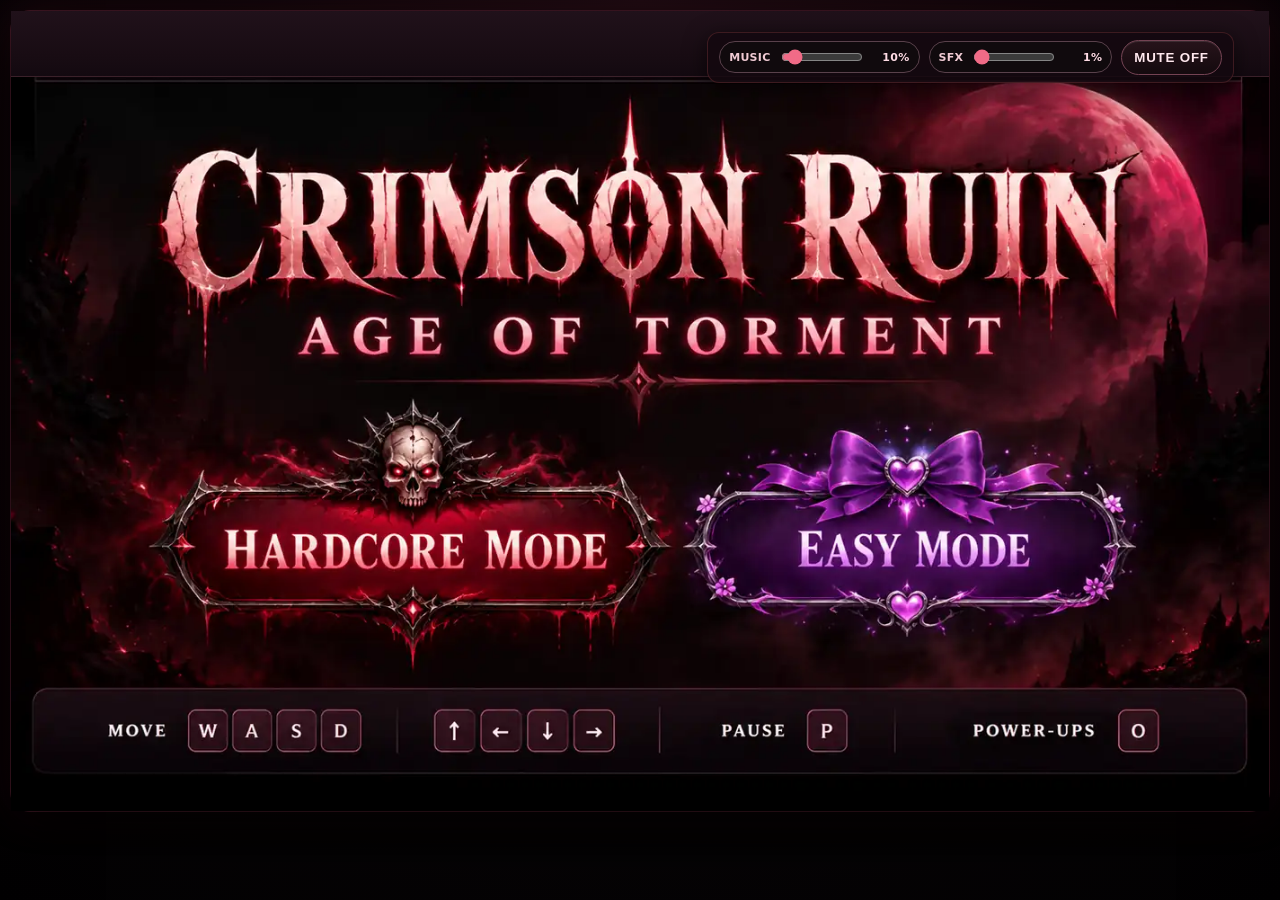
<file: index.html>
<!doctype html>
<html lang="en">
<head>
  <meta charset="utf-8">
  <meta name="viewport" content="width=device-width, initial-scale=1, viewport-fit=cover">
  <meta name="theme-color" content="#14080a">
  <meta name="game-version" content="0.33.7">
  <meta name="description" content="Crimson Ruin: Age of Torment — a dark fantasy arena survival game with elemental powers and gothic combat.">
  <title>Crimson Ruin: Age of Torment</title>
  <link rel="icon" href="data:image/svg+xml,%3Csvg xmlns='http://www.w3.org/2000/svg' viewBox='0 0 64 64'%3E%3Crect width='64' height='64' fill='%2314080a'/%3E%3Cpath d='M8 52 14 18 32 7 50 18 56 52 42 59 22 59Z' fill='%23322127'/%3E%3Cpath d='M19 35h10v7H19zm16 0h10v7H35z' fill='%23ff7488'/%3E%3C/svg%3E">
  <link rel="stylesheet" href="style.css?content=0c81016e1fbadad22a6083919e548aa2463235ac">
</head>
<body>
  <div class="site-shell">
    <header class="topbar">
<div class="topbar-game-utility" id="gameUtility" aria-label="Live game information">
        <button id="inventoryBtn" class="inventory-button utility-stats" type="button" title="Open Character Stats / Encyclopedia (P / O / Esc)" aria-label="Open Character Stats and Encyclopedia" hidden>
          <span class="skull" aria-hidden="true">☠</span>
          <strong id="killText" class="utility-kills" title="0 kills">0</strong>
          <span class="divider-v" aria-hidden="true"></span>
          <span class="utility-level-label">LVL</span>
          <strong id="levelText" class="utility-level">1</strong>

        </button>
        <div class="hp-zone utility-hp">
          <span class="hp-icon" aria-hidden="true">♥</span>
          <div class="hp-track" role="meter" aria-label="Health"><div id="hpFill" class="hp-fill"></div></div>
          <span class="hp-num" id="hpText">100 / 100</span>
          <span class="bleed-buff" id="bleedBuff" hidden title="Bleeding stacks">🩸 ×1</span>
          <span class="fountain-buff" id="fountainBuff" hidden>✚ 30s</span>
          <span class="magnet-buff" id="magnetBuff" hidden>🧲 15s</span>
        </div>
        <span id="achievementTitle" class="achievement-title" hidden aria-label="Equipped achievement title"></span>
      </div>
      <div class="topbar-clock hud-center" id="hud" hidden aria-label="Run time">
        <strong id="timeText">00:00</strong>
      </div>
      <div class="topbar-right solo-audio">
        <div id="saveDock" class="save-dock" aria-label="Save settings" hidden>
          <button id="saveSettingsBtn" class="save-settings-button" type="button" aria-label="Save settings"
            aria-haspopup="true" aria-expanded="false" aria-controls="saveMenu" title="Save settings">⚙️</button>
          <div id="saveMenu" class="save-menu" role="group" aria-label="Save settings" hidden>
            <strong class="save-menu-heading">SAVE SETTINGS</strong>
            <button id="autosaveToggleBtn" class="save-menu-action" type="button" role="switch"
              aria-checked="true">💾 AUTOSAVE: ON</button>
            <button id="downloadSaveBtn" class="save-menu-action" type="button">↓ EXPORT SAVE</button>
            <button id="uploadSaveBtn" class="save-menu-action" type="button">↑ IMPORT SAVE</button>
            <span id="autosaveStatus" class="save-menu-status" role="status" aria-live="polite">
              <span class="save-label">Stored locally in this browser.</span>
            </span>
          </div>
          <input id="uploadSaveInput" type="file" accept=".json,application/json" hidden>
        </div>
        <button id="mobileAudioToggle" class="mobile-audio-toggle" type="button" aria-expanded="false" aria-controls="audioControls">♫ SOUND</button>
        <div class="audio-controls" id="audioControls" aria-label="Audio settings">
          <label class="volume-control" for="musicVolume">
            <span>MUSIC</span>
            <input type="range" id="musicVolume" min="0" max="100" step="1" value="10" aria-label="Music volume">
            <output id="musicVolumeValue" for="musicVolume">10%</output>
          </label>
          <label class="volume-control" for="sfxVolume">
            <span>SFX</span>
            <input type="range" id="sfxVolume" min="0" max="100" step="1" value="1" aria-label="Sound effects volume">
            <output id="sfxVolumeValue" for="sfxVolume">1%</output>
          </label>
          <button class="sound-control" id="soundBtn" aria-label="Mute all audio" aria-pressed="false" title="Mute music and sound effects">MUTE OFF</button>
        </div>
      </div>
    </header>

    <div class="xp-strip" id="xpStrip" role="progressbar" aria-label="Blue crystal experience progress" aria-valuemin="0" aria-valuemax="100" aria-valuenow="0" hidden>
      <div class="xp-track"><div class="xp-fill" id="xpFill"></div></div>
    </div>

    <main class="game-frame" id="frame">
      <canvas id="game" width="1280" height="720" aria-label="Crimson Ruin: Age of Torment game"></canvas>
      <div class="boss-bar" id="bossBar" aria-label="Boss health" hidden>
        <div class="boss-heading"><span>✦</span> <strong id="bossName">BOSS</strong> <span>✦</span></div>
        <div class="boss-track"><div class="boss-fill" id="bossFill"></div></div>
      </div>
      <div class="float-messages" id="message"></div>

      <section class="screen-overlay intro" id="intro" aria-labelledby="introTitle" aria-describedby="introKeyboardHelp">
        <img class="intro-approved-art" src="assets/approved-menu-full-v0291.webp" alt="" aria-hidden="true" fetchpriority="high">
        <div class="intro-audio-cleanup" aria-hidden="true"></div>
        <div class="intro-title">
          <span class="intro-ornament" aria-hidden="true">✦ &nbsp; THE NIGHT BEGINS &nbsp; ✦</span>
          <h1 id="introTitle">CRIMSON RUIN<em>AGE OF TORMENT</em></h1>
          <div class="intro-divider" aria-hidden="true"><span>✦</span></div>
        </div>
        <div class="intro-mode-choices" role="group" aria-label="Choose difficulty mode">
          <button type="button" class="intro-mode-button intro-hardcore" id="startBtn" aria-label="Start Hardcore Mode">
            <span class="mode-mark mode-skull" aria-hidden="true">
              <svg viewBox="0 0 96 96" focusable="false">
                <path d="M22 39C19 19 35 10 48 10s29 9 26 29l-6 13-2 14H30l-2-14Z" fill="#ebd9b7" stroke="#381920" stroke-width="5"/>
                <path d="M24 42 12 32M72 42 84 32M34 14 26 4M62 14 70 4" fill="none" stroke="#b34740" stroke-width="5" stroke-linecap="round"/>
                <path d="m30 42 14 3-8 13-12-9Zm36 0-14 3 8 13 12-9Z" fill="#5d071a" stroke="#ad2637" stroke-width="2"/>
                <path d="m48 57-7 8h14Z" fill="#4f1420"/>
                <path d="M34 68h28v14H34Z" fill="#eee0c8" stroke="#4f2530" stroke-width="3"/>
                <path d="M42 68v14m6-14v14m6-14v14" stroke="#57252a" stroke-width="3"/>
              </svg>
            </span>
            <span class="mode-name">HARDCORE MODE</span>
            <span class="mode-caption">THE TRUE TORMENT</span>
          </button>
          <button type="button" class="intro-mode-button intro-easy" id="easyStartBtn" aria-label="Start Easy Mode">
            <span class="easy-purple-bow" aria-hidden="true">
              <svg viewBox="0 0 94 60" focusable="false">
                <path d="M44 29C31 10 7 2 5 15c-4 19 19 23 39 17M50 29C63 10 87 2 89 15c4 19-19 23-39 17" fill="#b385ef" stroke="#4f238b" stroke-width="5"/>
                <path d="m42 31-16 25 18-7 5-16 7 16 15 7-17-25" fill="#9b60d9" stroke="#4f238b" stroke-width="4"/>
                <ellipse cx="47" cy="29" rx="10" ry="9" fill="#d0b4ff" stroke="#5a2b96" stroke-width="4"/>
              </svg>
            </span>
            <span class="mode-mark mode-easy-symbol" aria-hidden="true">✦</span>
            <span class="mode-name">EASY MODE</span>
            <span class="mode-caption">A GENTLER HUNT</span>
          </button>
        </div>
        <p class="intro-keyboard-help" id="introKeyboardHelp">Move with WASD or arrow keys. Press P to pause and O to open inventory and Codex.</p>
        <p class="mobile-intro-help">Use the joystick to move in any direction. Spells attack automatically. Tap PAUSE for stats and the Encyclopedia.</p>
      </section>

      <section class="screen-overlay hidden" id="upgrade" aria-live="polite">
        <h2 class="upgrade-display-title">NEW POWER</h2>
        <div class="perk-actions">
          <button id="rerollBtn" class="perk-tool" type="button" title="Reroll the four cards (R)" aria-keyshortcuts="R">↻ REROLL <span id="rerollCount">3</span></button>
          <button id="banishBtn" class="perk-tool" type="button" hidden title="Remove a power from this run (B)" aria-keyshortcuts="B">✕ BANISH <span id="banishCount">3</span></button>
          <span id="perkNotice" class="perk-notice visually-hidden" aria-live="polite">Choose a power</span>
        </div>
        <div id="upgradeCards" class="upgrade-cards"></div>
      </section>
      <section class="screen-overlay hidden dark-decision restore-hunt-overlay" id="restoreHuntOverlay"
        role="dialog" aria-modal="true" aria-labelledby="restoreHuntTitle"
        aria-describedby="restoreHuntDetail">
        <div class="dark-decision-panel restore-hunt-panel">
          <span class="dark-decision-overline">SAVED HUNT FOUND</span>
          <h2 id="restoreHuntTitle">CONTINUE YOUR HUNT?</h2>
          <p id="restoreHuntDetail">A previous hunt was saved in this browser.</p>
          <div class="restore-hunt-buttons">
            <button type="button" id="resumeSavedHuntBtn" class="restore-hunt-primary">💾 CONTINUE SAVED HUNT</button>
            <button type="button" id="startFreshHuntBtn" class="restore-hunt-secondary">START NEW HUNT</button>
          </div>
          <span class="dark-decision-note">Starting a new hunt replaces the previous autosave. Continuing restores your previous element, progress and difficulty.</span>
        </div>
      </section>

      <section class="screen-overlay hidden dark-decision" id="reliquaryOverlay" role="dialog" aria-modal="true" aria-labelledby="reliquaryTitle">
        <div class="dark-decision-panel">
          <span class="dark-decision-overline">CHOOSE WISELY</span>
          <h2 id="reliquaryTitle">CURSED RELIQUARY</h2>
          <div class="dark-decision-options">
            <button type="button" class="dark-choice reliquary-choice reliquary-safe" id="reliquaryClaim"
              aria-label="Safe Choice. Rare power-up, no curse. Both choices grant a Reliquary Sigil."
              title="Safe: Rare power-up, no curse. Element Power rewards always grant their fixed +20% bonus.">
              <span class="decision-art decision-art-safe" aria-hidden="true"></span>
              <strong>SAFE CHOICE</strong>
              <span class="decision-brief">RARE POWER · NO CURSE</span>
            </button>
            <button type="button" class="dark-choice reliquary-choice dark-choice-danger reliquary-danger" id="reliquaryDesecrate"
              aria-label="Desecrate. Legendary or Mythic power-up, but take 15% increased damage for 180 seconds. Both choices grant a Reliquary Sigil."
              title="Risk: Legendary 75% / Mythic 25%, with +15% damage taken for 180 seconds. Element Power remains fixed +20%.">
              <span class="decision-art decision-art-desecrate" aria-hidden="true"></span>
              <strong>DESECRATE</strong>
              <span class="decision-brief">GREATER POWER · A CURSE</span>
            </button>
          </div>
        </div>
      </section>

      <section class="screen-overlay hidden dark-decision" id="ascensionOverlay" role="dialog" aria-modal="true" aria-labelledby="ascensionTitle">
        <div class="dark-decision-panel">
          <span class="dark-decision-overline">CHOOSE WISELY</span>
          <h2 id="ascensionTitle">TORMENT ASCENSION</h2>
          <div class="dark-decision-options" id="ascensionCards"></div>
        </div>
      </section>

      <section class="screen-overlay hidden" id="endScreen" aria-live="polite">
        <header class="end-header">
          <div class="end-title-group">
            <span class="eyebrow" id="endEyebrow">THE NIGHT CLAIMS ANOTHER SOUL</span>
            <div class="end-title-main">
              <h2 id="endTitle">YOU DIED</h2>
              <div class="end-mode" id="endModeBadge">
                <img id="runRibbon" src="assets/easy-ribbon-v019.webp" alt="Pink ribbon: Easy Mode used" hidden>
                <span class="run-mode" id="runMode">HARDCORE MODE</span>
              </div>
            </div>
            <p class="overlay-sub" id="endSub">The horde still hungers...</p>
          </div>
          <div class="end-highlights">
            <div class="end-stats"><div><span>TIME</span><strong id="finalTime">00:00</strong></div><div><span>KILLS</span><strong id="finalKills">0</strong></div><div><span>LEVEL</span><strong id="finalLevel">1</strong></div></div>
            <div class="hunt-record"><span id="huntRank">NOVICE HUNTER</span><span id="bestKills">BEST: 0 KILLS</span></div>
          </div>
        </header>
        <nav class="end-actions" aria-label="Next run">
          <button type="button" class="main-button end-new-game" id="restartBtn">↻ CHOOSE MODE</button>
        </nav>
        <div class="run-board" id="runBoard">
          <section class="run-data-col run-results-col">
            <h3>FINAL SCOREBOARD</h3>
            <div class="run-summary" id="runSummary"></div>
          </section>
          <section class="run-data-col run-hunter-col">
            <h3>HUNTER STATS</h3>
            <div class="run-stats" id="runStats"></div>
          </section>
          <section class="run-data-col run-perk-col">
            <h3>ACQUIRED POWER-UPS</h3>
            <div class="run-perks" id="runPerks">No upgrades acquired</div>
          </section>
          <p class="run-best" id="runBest"></p>
        </div>
      </section>

      <section class="pause-card hidden" id="pauseOverlay"><span>Ⅱ</span><h2>PAUSED</h2><p>Press P or click resume.</p><button class="main-button" id="resumeBtn">▶ RESUME</button></section>

      <section class="inventory-overlay hidden" id="inventoryOverlay" role="dialog" aria-modal="true" aria-labelledby="inventoryTitle">
        <div class="inventory-panel">
          <header class="inventory-heading">
            <div><h2 id="inventoryTitle">CHARACTER STATS</h2></div>
            <button class="inventory-close" id="inventoryClose" type="button" aria-label="Close character screen">✕ <span>CLOSE</span></button>
          </header>
          <nav class="inventory-tabs character-main-tabs" role="tablist" aria-label="Character and encyclopedia">
            <button type="button" class="inventory-tab active" id="inventoryPowersTab" role="tab" aria-selected="true" aria-controls="inventoryPowersPage">♜ CHARACTER STATS</button>
            <button type="button" class="inventory-tab" id="inventoryEncyclopediaTab" role="tab" aria-selected="false" aria-controls="inventoryEncyclopediaPage">✦ ENCYCLOPEDIA</button>
          </nav>
          <div class="inventory-scroll character-screen" id="inventoryPowersPage" role="tabpanel">
            <div class="character-left">
              <div class="inventory-element character-element">
                <div class="inventory-gold-frame" id="inventoryElementIcon"></div>
                <div class="inventory-element-copy">
                  <span class="inventory-section-kicker">YOUR MAIN SPELL</span>
                  <div class="inventory-element-title"><h3 id="inventoryElementName">BLOOD</h3><span id="inventoryElementRank">ELEMENT RANK 1</span></div>
                  <p id="inventoryElementDesc"></p>
                </div>
              </div>
              <section class="inventory-col character-perks">
                <div class="inventory-section-heading"><h3>EQUIPPED POWER-UPS</h3><span id="inventoryPerkCount">0 PICKED</span></div>
                <div class="inventory-perks" id="inventoryPerks"></div>
              </section>
            </div>
            <section class="inventory-col character-stats">
              <div class="inventory-section-heading"><h3>LIVE CHARACTER STATS</h3><span>AFTER ALL POWER-UPS</span></div>
              <div class="inventory-stats" id="inventoryStats"></div>
            </section>
          </div>
          <div class="encyclopedia-shell" id="inventoryEncyclopediaPage" role="tabpanel" hidden>
            <nav class="encyclopedia-tabs" role="tablist" aria-label="Encyclopedia chapters">
              <button type="button" class="inventory-tab active" id="inventoryBestiaryTab" role="tab" aria-selected="true">☠ MONSTER BESTIARY</button>
              <button type="button" class="inventory-tab" id="inventoryElementsTab" role="tab" aria-selected="false">✦ ELEMENTAL MECHANICS</button>
              <button type="button" class="inventory-tab" id="inventoryAcquisitionTab" role="tab" aria-selected="false">◆ ITEM ACQUISITION</button>
              <button type="button" class="inventory-tab" id="inventoryCatalogTab" role="tab" aria-selected="false">✚ POWER-UP LIBRARY</button>
              <button type="button" class="inventory-tab" id="inventoryScalingTab" role="tab" aria-selected="false">⌛ ENEMY SCALING</button>
              <button type="button" class="inventory-tab" id="inventoryClarityTab" role="tab" aria-selected="false">◈ COMBAT CLARITY</button>
              <button type="button" class="inventory-tab" id="inventoryOathsTab" role="tab" aria-selected="false">🏆 ACHIEVEMENTS</button>
            </nav>
            <div class="monster-bestiary codex-page" id="inventoryBestiaryPage"></div>
            <div class="monster-bestiary codex-page" id="inventoryElementsPage" hidden></div>
            <div class="monster-bestiary codex-page" id="inventoryAcquisitionPage" hidden></div>
            <div class="monster-bestiary codex-page" id="inventoryCatalogPage" hidden></div>
            <div class="monster-bestiary codex-page" id="inventoryScalingPage" hidden></div>
            <div class="monster-bestiary codex-page" id="inventoryClarityPage" hidden></div>
            <div class="monster-bestiary codex-page" id="inventoryOathsPage" hidden></div>
          </div>
          <div class="inventory-footer">PRESS <kbd>P</kbd>, <kbd>O</kbd> OR <kbd>ESC</kbd> TO RESUME</div>
        </div>
      </section>
      </main>

    <aside id="mobileControls" class="mobile-controls" aria-label="Touch gameplay controls" hidden>
      <div class="mobile-stick-wrap">
        <div id="mobileJoystick" class="mobile-joystick" role="group" aria-label="Movement joystick: touch and drag in any direction">
          <div class="mobile-stick-cross" aria-hidden="true">✦</div>
          <div id="mobileStickThumb" class="mobile-stick-thumb" aria-hidden="true"></div>
        </div>
        <span class="mobile-stick-label">MOVE</span>
      </div>
      <div class="mobile-control-hint" aria-hidden="true">DRAG TO MOVE<br><span>ANY DIRECTION</span></div>
      <button id="mobilePauseBtn" class="mobile-pause-button" type="button" aria-label="Pause and open Character Stats">Ⅱ <span>PAUSE</span></button>
    </aside>
    <footer class="footer">
      <div><span class="green-dot"></span> <span id="statusText">READY FOR THE HUNT</span></div>

      
    </footer>
  </div>
  <script src="sprites.js" defer></script>
  <script src="monsters.js?v=0.33.7" defer></script>
  <script src="assets.js?v=0.33.7" defer></script>
  <script src="game.js?content=f2fc6a465af058f8985e154004ab28c1e14031f4" defer></script>
</body>
</html>
</file>
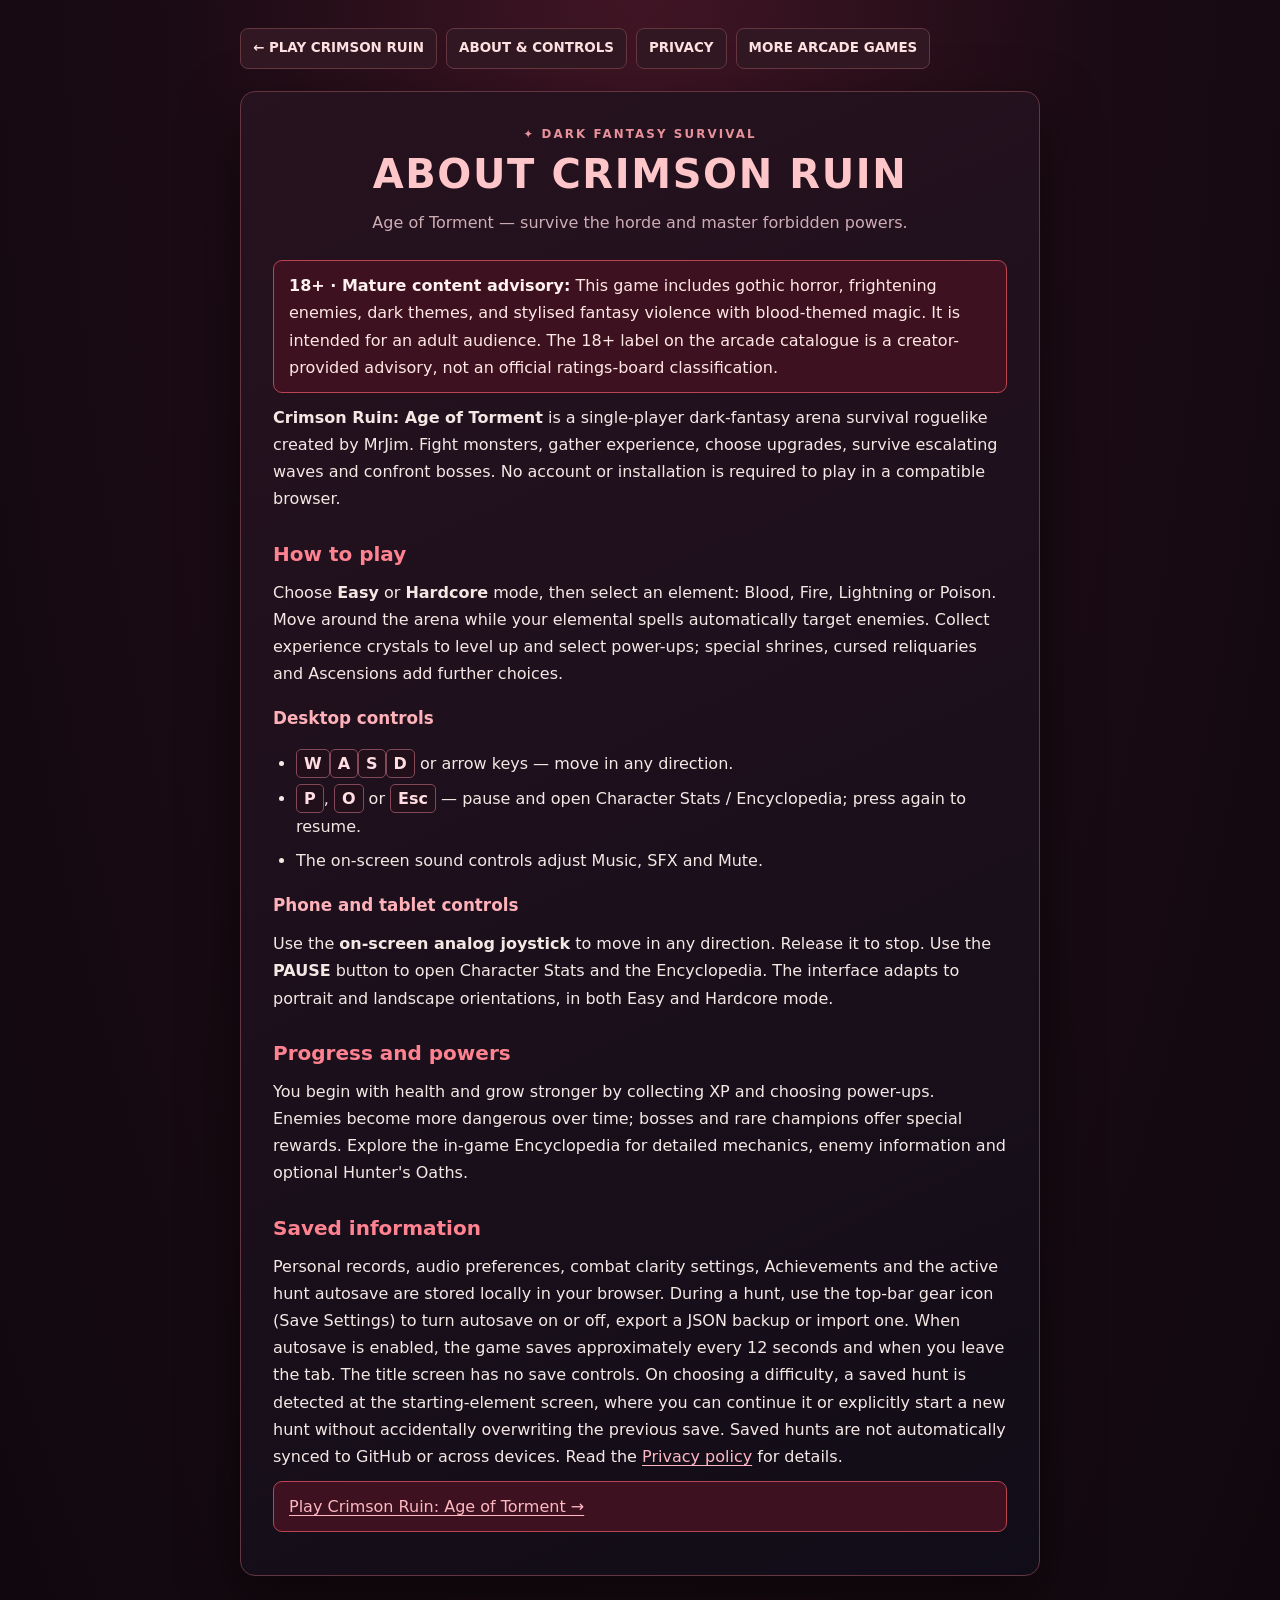
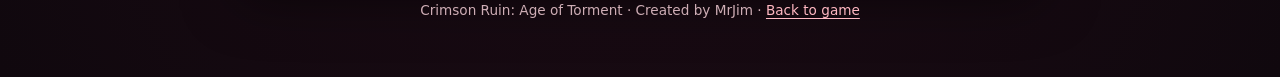
<file: about.html>
<!doctype html>
<html lang="en">
<head>
<meta charset="utf-8"><meta name="viewport" content="width=device-width, initial-scale=1">
<meta name="theme-color" content="#14080a">
<meta name="description" content="Crimson Ruin: Age of Torment — a dark fantasy survival roguelike. How to play, controls, difficulty modes and content warning.">
<title>About and controls — Crimson Ruin: Age of Torment</title>
<style>
:root{color-scheme:dark;--bg:#10080e;--panel:#1c1019;--line:#643640;--ink:#f5e8e4;--muted:#ceadb5;--accent:#ff8290}
*{box-sizing:border-box}
body{margin:0;min-height:100vh;background:radial-gradient(ellipse at 50% -5%,#421525 0,#1b0b14 50%,var(--bg) 100%);color:var(--ink);font:16px/1.7 system-ui,Arial,sans-serif}
.page{width:min(calc(100% - 28px),800px);margin:28px auto 55px}
.nav{display:flex;gap:9px;flex-wrap:wrap;margin:0 0 22px}
.nav a{padding:8px 12px;border:1px solid var(--line);background:#311722;border-radius:8px;text-decoration:none;color:#ffe0e1;font-size:.84rem;font-weight:800}
.nav a:hover,.nav a:focus-visible{background:#522332}
.panel{background:linear-gradient(155deg,#27121f,#110d18);border:1px solid var(--line);border-radius:15px;padding:clamp(17px,4vw,32px);box-shadow:0 20px 55px #0008}
header{text-align:center;margin:0 0 24px}
.kicker{font-size:.74rem;letter-spacing:.18em;font-weight:900;color:#e7919b;margin:0 0 6px}
h1{font-size:clamp(1.7rem,4.6vw,2.5rem);line-height:1.2;letter-spacing:.04em;margin:0;color:#ffc6ca}
h2{font-size:1.25rem;color:var(--accent);margin:28px 0 11px;line-height:1.35}
h3{font-size:1.05rem;color:#ffb1b9;margin:17px 0 8px}
p{margin:11px 0}
.lead,.muted{color:var(--muted)}
a{color:#ffb8c2;text-underline-offset:3px}
a:focus-visible{outline:3px solid #ffb8c2;outline-offset:3px}
li{margin:6px 0}
ul{padding-left:23px}
.warning{padding:11px 15px;border:1px solid #b94452;background:#3d111f;border-radius:9px;color:#ffe7e5}
.warning strong{color:#fff1f0}
kbd{display:inline-block;white-space:nowrap;padding:0 7px;border-radius:5px;border:1px solid #834958;background:#21101a;color:#ffdde2;font:inherit;font-weight:800}
.footer{text-align:center;color:var(--muted);margin:23px auto 0;font-size:.85rem}
@media(max-width:480px){.page{width:min(calc(100% - 16px),800px);margin-top:12px}.nav a{padding:7px 9px;font-size:.77rem}}
</style>
</head>
<body><div class="page">
<nav class="nav" aria-label="Site navigation">
<a href="./">← PLAY CRIMSON RUIN</a>
<a href="about.html">ABOUT &amp; CONTROLS</a>
<a href="privacy.html">PRIVACY</a>
<a href="/Star-Swarm/arcade/">MORE ARCADE GAMES</a>
</nav>

<main class="panel">
<header><p class="kicker">✦ DARK FANTASY SURVIVAL</p><h1>ABOUT CRIMSON RUIN</h1><p class="lead">Age of Torment — survive the horde and master forbidden powers.</p></header>
<p class="warning"><strong>18+ · Mature content advisory:</strong> This game includes gothic horror, frightening enemies, dark themes, and stylised fantasy violence with blood-themed magic. It is intended for an adult audience. The 18+ label on the arcade catalogue is a creator-provided advisory, not an official ratings-board classification.</p>
<p><strong>Crimson Ruin: Age of Torment</strong> is a single-player dark-fantasy arena survival roguelike created by MrJim. Fight monsters, gather experience, choose upgrades, survive escalating waves and confront bosses. No account or installation is required to play in a compatible browser.</p>
<h2>How to play</h2>
<p>Choose <strong>Easy</strong> or <strong>Hardcore</strong> mode, then select an element: Blood, Fire, Lightning or Poison. Move around the arena while your elemental spells automatically target enemies. Collect experience crystals to level up and select power-ups; special shrines, cursed reliquaries and Ascensions add further choices.</p>
<h3>Desktop controls</h3>
<ul>
<li><kbd>W</kbd><kbd>A</kbd><kbd>S</kbd><kbd>D</kbd> or arrow keys — move in any direction.</li>
<li><kbd>P</kbd>, <kbd>O</kbd> or <kbd>Esc</kbd> — pause and open Character Stats / Encyclopedia; press again to resume.</li>
<li>The on-screen sound controls adjust Music, SFX and Mute.</li>
</ul>
<h3>Phone and tablet controls</h3>
<p>Use the <strong>on-screen analog joystick</strong> to move in any direction. Release it to stop. Use the <strong>PAUSE</strong> button to open Character Stats and the Encyclopedia. The interface adapts to portrait and landscape orientations, in both Easy and Hardcore mode.</p>
<h2>Progress and powers</h2>
<p>You begin with health and grow stronger by collecting XP and choosing power-ups. Enemies become more dangerous over time; bosses and rare champions offer special rewards. Explore the in-game Encyclopedia for detailed mechanics, enemy information and optional Hunter's Oaths.</p>
<h2>Saved information</h2>
<p>Personal records, audio preferences, combat clarity settings, Achievements and the active hunt autosave are stored locally in your browser. During a hunt, use the top-bar gear icon (Save Settings) to turn autosave on or off, export a JSON backup or import one. When autosave is enabled, the game saves approximately every 12 seconds and when you leave the tab. The title screen has no save controls. On choosing a difficulty, a saved hunt is detected at the starting-element screen, where you can continue it or explicitly start a new hunt without accidentally overwriting the previous save. Saved hunts are not automatically synced to GitHub or across devices. Read the <a href="privacy.html">Privacy policy</a> for details.</p>
<p class="warning"><a href="./">Play Crimson Ruin: Age of Torment →</a></p>
</main><footer class="footer">Crimson Ruin: Age of Torment · Created by MrJim · <a href="./">Back to game</a></footer>
</div></body></html>
</file>
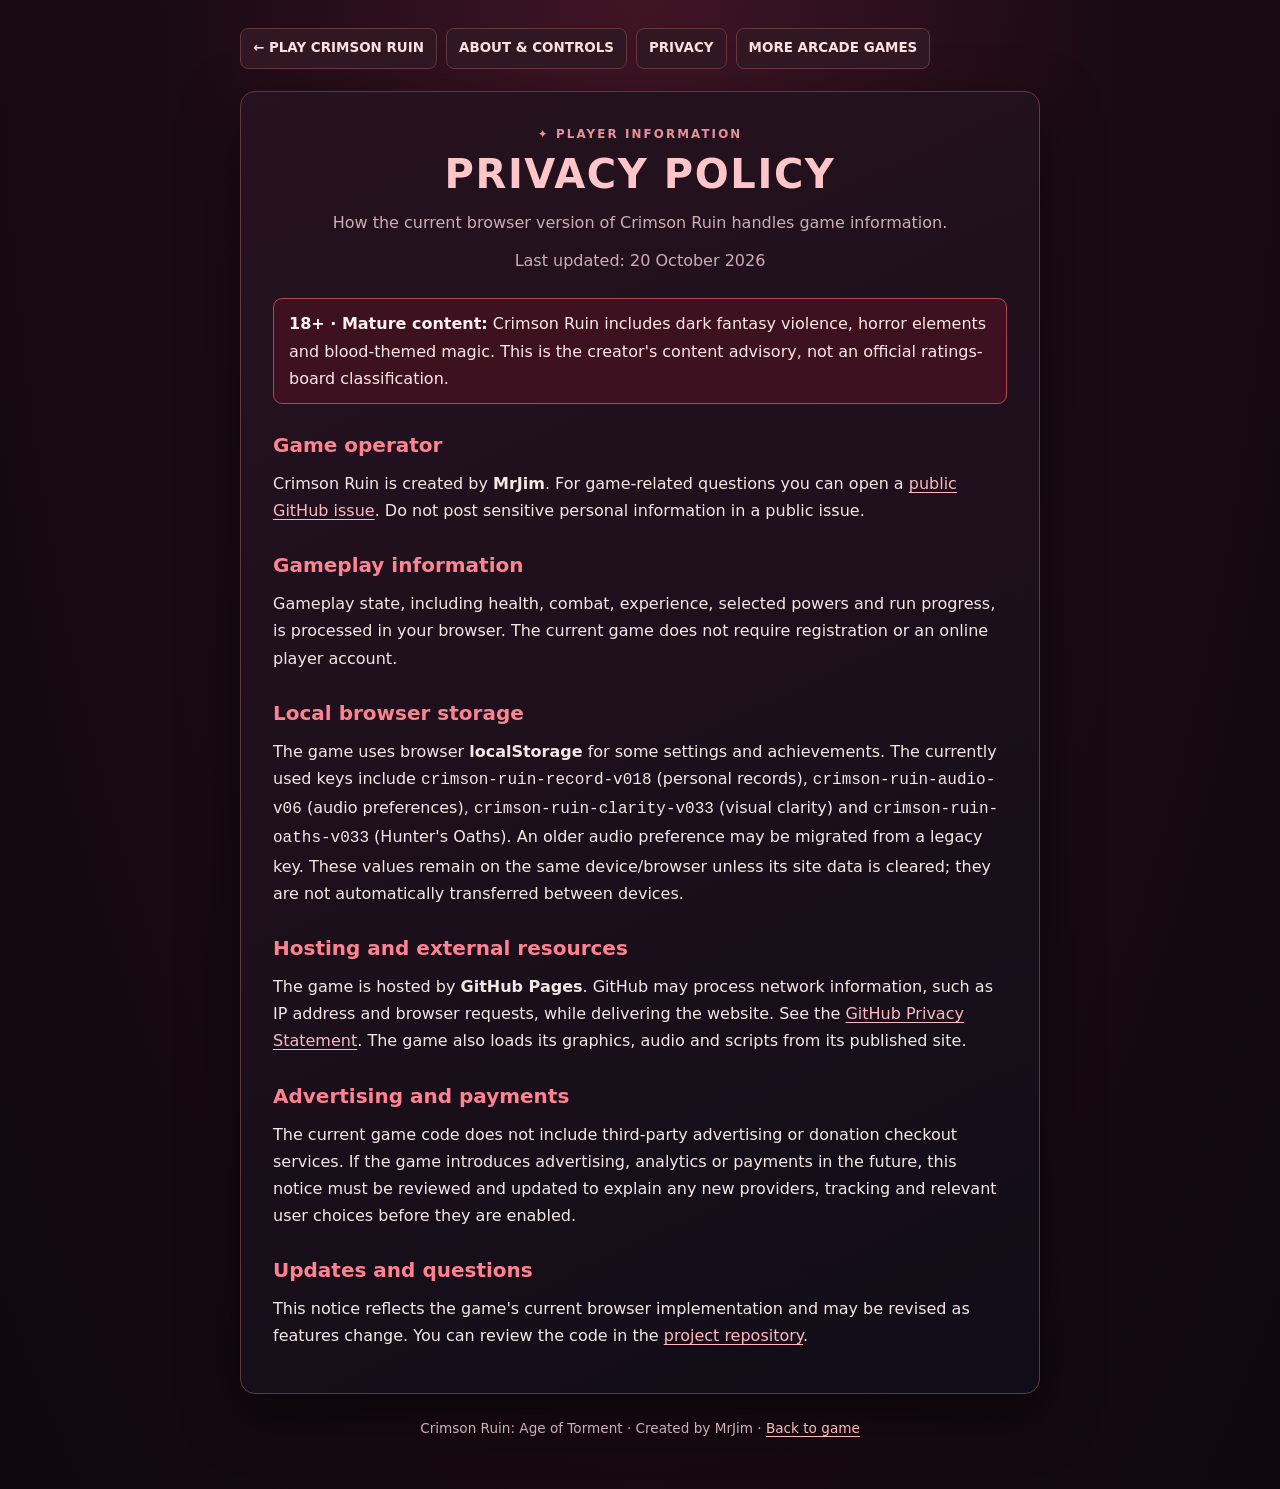
<file: privacy.html>
<!doctype html>
<html lang="en">
<head>
<meta charset="utf-8"><meta name="viewport" content="width=device-width, initial-scale=1">
<meta name="theme-color" content="#14080a">
<meta name="description" content="Privacy information for Crimson Ruin: Age of Torment, including local game preferences, records and GitHub Pages hosting.">
<title>Privacy policy — Crimson Ruin: Age of Torment</title>
<style>
:root{color-scheme:dark;--bg:#10080e;--panel:#1c1019;--line:#643640;--ink:#f5e8e4;--muted:#ceadb5;--accent:#ff8290}
*{box-sizing:border-box}
body{margin:0;min-height:100vh;background:radial-gradient(ellipse at 50% -5%,#421525 0,#1b0b14 50%,var(--bg) 100%);color:var(--ink);font:16px/1.7 system-ui,Arial,sans-serif}
.page{width:min(calc(100% - 28px),800px);margin:28px auto 55px}
.nav{display:flex;gap:9px;flex-wrap:wrap;margin:0 0 22px}
.nav a{padding:8px 12px;border:1px solid var(--line);background:#311722;border-radius:8px;text-decoration:none;color:#ffe0e1;font-size:.84rem;font-weight:800}
.nav a:hover,.nav a:focus-visible{background:#522332}
.panel{background:linear-gradient(155deg,#27121f,#110d18);border:1px solid var(--line);border-radius:15px;padding:clamp(17px,4vw,32px);box-shadow:0 20px 55px #0008}
header{text-align:center;margin:0 0 24px}
.kicker{font-size:.74rem;letter-spacing:.18em;font-weight:900;color:#e7919b;margin:0 0 6px}
h1{font-size:clamp(1.7rem,4.6vw,2.5rem);line-height:1.2;letter-spacing:.04em;margin:0;color:#ffc6ca}
h2{font-size:1.25rem;color:var(--accent);margin:28px 0 11px;line-height:1.35}
h3{font-size:1.05rem;color:#ffb1b9;margin:17px 0 8px}
p{margin:11px 0}
.lead,.muted{color:var(--muted)}
a{color:#ffb8c2;text-underline-offset:3px}
a:focus-visible{outline:3px solid #ffb8c2;outline-offset:3px}
li{margin:6px 0}
ul{padding-left:23px}
.warning{padding:11px 15px;border:1px solid #b94452;background:#3d111f;border-radius:9px;color:#ffe7e5}
.warning strong{color:#fff1f0}
kbd{display:inline-block;white-space:nowrap;padding:0 7px;border-radius:5px;border:1px solid #834958;background:#21101a;color:#ffdde2;font:inherit;font-weight:800}
.footer{text-align:center;color:var(--muted);margin:23px auto 0;font-size:.85rem}
@media(max-width:480px){.page{width:min(calc(100% - 16px),800px);margin-top:12px}.nav a{padding:7px 9px;font-size:.77rem}}
</style>
</head>
<body><div class="page">
<nav class="nav" aria-label="Site navigation">
<a href="./">← PLAY CRIMSON RUIN</a>
<a href="about.html">ABOUT &amp; CONTROLS</a>
<a href="privacy.html">PRIVACY</a>
<a href="/Star-Swarm/arcade/">MORE ARCADE GAMES</a>
</nav>

<main class="panel">
<header><p class="kicker">✦ PLAYER INFORMATION</p><h1>PRIVACY POLICY</h1><p class="lead">How the current browser version of Crimson Ruin handles game information.</p><p class="muted"><time datetime="2026-10-20">Last updated: 20 October 2026</time></p></header>
<p class="warning"><strong>18+ · Mature content:</strong> Crimson Ruin includes dark fantasy violence, horror elements and blood-themed magic. This is the creator's content advisory, not an official ratings-board classification.</p>
<h2>Game operator</h2>
<p>Crimson Ruin is created by <strong>MrJim</strong>. For game-related questions you can open a <a href="https://github.com/MasterJimo/Crimson-Ruin-Age-of-Torment/issues" rel="noopener noreferrer">public GitHub issue</a>. Do not post sensitive personal information in a public issue.</p>
<h2>Gameplay information</h2>
<p>Gameplay state, including health, combat, experience, selected powers and run progress, is processed in your browser. The current game does not require registration or an online player account.</p>
<h2 id="storage">Local browser storage</h2>
<p>The game uses browser <strong>localStorage</strong> for some settings and achievements. The currently used keys include <code>crimson-ruin-record-v018</code> (personal records), <code>crimson-ruin-audio-v06</code> (audio preferences), <code>crimson-ruin-clarity-v033</code> (visual clarity) and <code>crimson-ruin-oaths-v033</code> (Hunter's Oaths). An older audio preference may be migrated from a legacy key. These values remain on the same device/browser unless its site data is cleared; they are not automatically transferred between devices.</p>
<h2>Hosting and external resources</h2>
<p>The game is hosted by <strong>GitHub Pages</strong>. GitHub may process network information, such as IP address and browser requests, while delivering the website. See the <a href="https://docs.github.com/en/site-policy/privacy-policies/github-general-privacy-statement" rel="noopener noreferrer">GitHub Privacy Statement</a>. The game also loads its graphics, audio and scripts from its published site.</p>
<h2>Advertising and payments</h2>
<p>The current game code does not include third-party advertising or donation checkout services. If the game introduces advertising, analytics or payments in the future, this notice must be reviewed and updated to explain any new providers, tracking and relevant user choices before they are enabled.</p>
<h2>Updates and questions</h2>
<p>This notice reflects the game's current browser implementation and may be revised as features change. You can review the code in the <a href="https://github.com/MasterJimo/Crimson-Ruin-Age-of-Torment" rel="noopener noreferrer">project repository</a>.</p>
</main><footer class="footer">Crimson Ruin: Age of Torment · Created by MrJim · <a href="./">Back to game</a></footer>
</div></body></html>
</file>
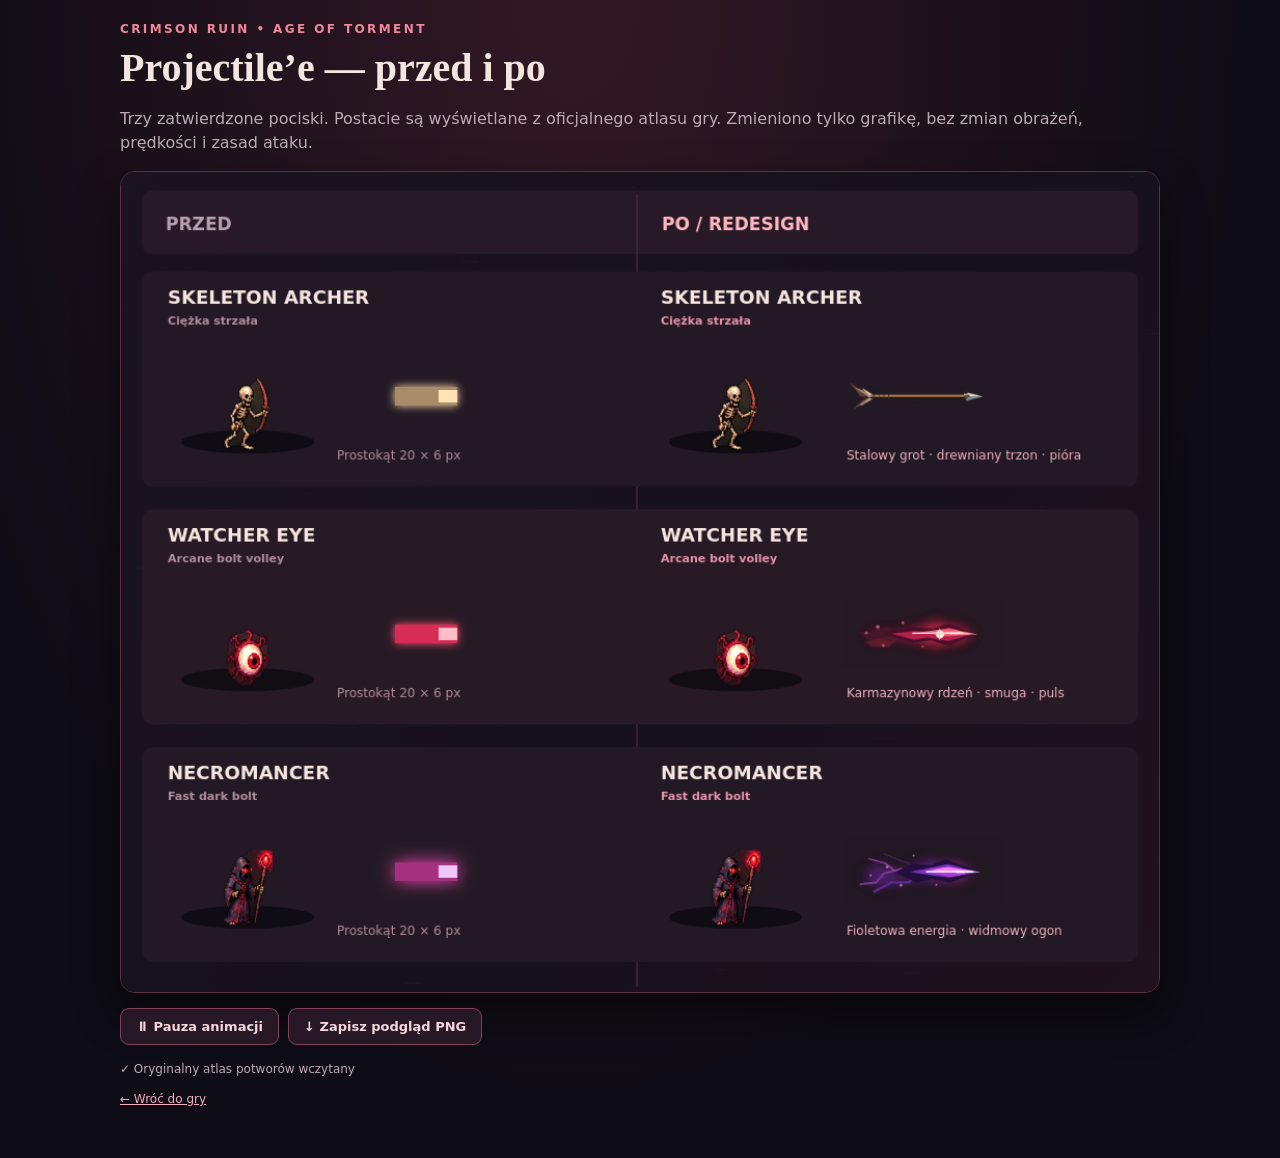
<file: projectile-preview.html>
<!doctype html>
<html lang="pl"><head><meta charset="utf-8"><meta name="viewport" content="width=device-width,initial-scale=1">
<title>Crimson Ruin — Porównanie projectile’ów</title>
<style>
:root{color-scheme:dark;font-family:system-ui,-apple-system,Segoe UI,sans-serif;background:#0e0c14;color:#f3e6df}
*{box-sizing:border-box}body{margin:0;padding:22px 14px 38px;background:radial-gradient(ellipse at 45% 0,#321825 0,#0e0c14 68%);min-height:100vh}
main{max-width:1040px;margin:auto}h1{font:700 clamp(26px,4vw,40px) Georgia,serif;margin:8px 0}
.kicker{color:#ef879b;font-size:12px;font-weight:750;letter-spacing:.2em}p{color:#bba9b6;line-height:1.5}
.stage{border:1px solid #5c3042;border-radius:15px;overflow:hidden;background:#141019;box-shadow:0 20px 45px #0007}
canvas{display:block;width:100%;height:auto}nav{display:flex;flex-wrap:wrap;gap:9px;margin:15px 0}
button{cursor:pointer;border:1px solid #804359;background:#261824;color:#f7d7db;border-radius:9px;padding:10px 15px;font:650 13px system-ui}
button:hover{border-color:#ee718d;background:#462437}a{color:#f1adbd}.note{font-size:12px}
</style></head><body><main>
<div class="kicker">CRIMSON RUIN • AGE OF TORMENT</div>
<h1>Projectile’e — przed i po</h1>
<p>Trzy zatwierdzone pociski. Postacie są wyświetlane z oficjalnego atlasu gry. Zmieniono tylko grafikę, bez zmian obrażeń, prędkości i zasad ataku.</p>
<div class="stage"><canvas id="screen" width="1000" height="790" role="img" aria-label="Porównanie obecnych i nowych pocisków: Skeleton Archer, Watcher Eye i Necromancer"></canvas></div>
<nav><button id="pause" type="button">⏸ Pauza animacji</button><button id="save" type="button">↓ Zapisz podgląd PNG</button></nav>
<p class="note" id="status">Ładowanie grafik…</p>
<p class="note"><a href="index.html">← Wróć do gry</a></p></main><script>
(() => {
  const canvas=document.getElementById('screen'),ctx=canvas.getContext('2d');
  const atlas=new Image(),fallback=new Image();
  atlas.src='assets/monsters-hd-v032.webp';fallback.src='assets/monsters-v031.png';
  const projectiles=[
    {title:'SKELETON ARCHER',subtitle:'Ciężka strzała',file:'skeleton_archer_arrow.png',row:3,
      fill:'#a88b68',tip:'#ffe4b6',glow:'#fbd6a9',desc:'Stalowy grot · drewniany trzon · pióra'},
    {title:'WATCHER EYE',subtitle:'Arcane bolt volley',file:'watcher_eye_arcane_bolt.png',row:2,
      fill:'#d72c55',tip:'#ffbec7',glow:'#ff506c',desc:'Karmazynowy rdzeń · smuga · puls'},
    {title:'NECROMANCER',subtitle:'Fast dark bolt',file:'necromancer_dark_bolt.png',row:9,
      fill:'#a63180',tip:'#eec6f8',glow:'#e949b4',desc:'Fioletowa energia · widmowy ogon'}
  ];
  for(const obj of projectiles){obj.image=new Image();obj.image.src='assets/projectiles/'+obj.file;}
  let t=0,last=0,paused=false;
  const label=(str,x,y,size=14,color='#eedbdc',bold=false)=>{
    ctx.fillStyle=color;ctx.font=(bold?'bold ':'')+size+'px system-ui';ctx.fillText(str,x,y);
  };
  function panel(x,y,w,h,color){
    ctx.fillStyle=color;ctx.beginPath();ctx.roundRect(x,y,w,h,10);ctx.fill();
  }
  function monster(row,x,y){
    if(atlas.complete&&atlas.naturalWidth===1920){
      const frame=Math.floor(t*4)%10;ctx.save();ctx.imageSmoothingEnabled=true;
      ctx.drawImage(atlas,frame*192,row*192,192,192,x-53,y-107,106,128);ctx.restore();
    }else if(fallback.complete&&fallback.naturalWidth){
      ctx.save();ctx.imageSmoothingEnabled=true;
      ctx.drawImage(fallback,row*40,0,40,40,x-53,y-107,106,128);ctx.restore();
    }else{
      ctx.strokeStyle='#8b6672';ctx.setLineDash([4,4]);ctx.strokeRect(x-48,y-105,96,120);ctx.setLineDash([]);
      label('SPRITE',x-26,y-42,12,'#a68592');
    }
  }
  function original(obj,x,y){
    ctx.save();ctx.translate(x,y);ctx.shadowColor=obj.glow;ctx.shadowBlur=obj.row===9?17:8;
    ctx.fillStyle=obj.fill;ctx.fillRect(-30,-9,60,18);ctx.shadowBlur=0;
    ctx.fillStyle=obj.tip;ctx.fillRect(12,-6,18,12);ctx.restore();
  }
  function improved(obj,x,y){
    if(!obj.image.complete||!obj.image.naturalWidth)return;
    ctx.save();ctx.translate(x,y);ctx.imageSmoothingEnabled=true;
    ctx.drawImage(obj.image,-76,-32,152,64);ctx.restore();
  }
  function draw(){
    const bg=ctx.createLinearGradient(0,0,1000,790);
    bg.addColorStop(0,'#1b1420');bg.addColorStop(.6,'#17111b');bg.addColorStop(1,'#20121d');
    ctx.fillStyle=bg;ctx.fillRect(0,0,1000,790);
    for(let i=0;i<80;i++){
      const px=(i*137+67)%1000,py=(i*59+119)%790;
      ctx.fillStyle=i%4?'#492e3a30':'#88505a25';ctx.fillRect(px,py,(i%5)*4+4,1);
    }
    panel(20,18,960,61,'#271a26');label('PRZED',43,56,17,'#b7a0ac',true);
    label('PO / REDESIGN',521,56,17,'#ffb6bf',true);
    ctx.strokeStyle='#553342';ctx.beginPath();ctx.moveTo(497,22);ctx.lineTo(497,785);ctx.stroke();
    for(let i=0;i<projectiles.length;i++){
      const obj=projectiles[i],y=96+i*229;
      panel(20,y,960,207,i%2?'#271a25':'#231924');
      label(obj.title,45,y+31,18,'#f7e5df',true);label(obj.subtitle,45,y+51,11,'#b18d9b',true);
      label(obj.title,520,y+31,18,'#f7e5df',true);label(obj.subtitle,520,y+51,11,'#e893a8',true);
      for(const x of [122,592]){
        ctx.fillStyle='#07060baa';ctx.beginPath();ctx.ellipse(x,y+164,64,11,0,0,Math.PI*2);ctx.fill();
      }
      monster(obj.row,122,y+159);monster(obj.row,592,y+159);
      const osc=(t*.29)%1;
      original(obj,278+osc*40,y+120);improved(obj,755+osc*42,y+120);
      label('Prostokąt 20 × 6 px',208,y+181,12,'#b08c98');
      label(obj.desc,699,y+181,12,'#edb1bf');
    }
  }
  function loop(now){if(!paused)t+=Math.min(48,now-last||16)/1000;last=now;draw();requestAnimationFrame(loop)}
  requestAnimationFrame(loop);
  document.getElementById('pause').onclick=()=>{
    paused=!paused;document.getElementById('pause').textContent=paused?'▶ Wznów animację':'⏸ Pauza animacji';
  };
  document.getElementById('save').onclick=()=>{
    const a=document.createElement('a');a.download='crimson-ruin-projectile-preview.png';
    a.href=canvas.toDataURL('image/png');a.click();
  };
  atlas.onload=()=>{document.getElementById('status').textContent='✓ Oryginalny atlas potworów wczytany'};
  atlas.onerror=()=>{document.getElementById('status').textContent='Podgląd korzysta ze sprite’ów zastępczych, jeśli atlas HD jest niedostępny.'};
})();
</script></body></html>
</file>
<file: style.css>
:root{
  --bg:#080507;--panel:#0f0a0c;--panel2:#160c10;--stroke:#3a1f27;--soft:#8e6470;--text:#f7dedd;--muted:#b28c95;
  --accent:#e54668;--accent2:#ff9bb0;--accent3:#751b33;--gold:#f0c993;--blood:#a10828;--blood2:#670013;--shadow:#000;
}
*{box-sizing:border-box}html,body{margin:0;background:radial-gradient(circle at top,#1c0d13 0%,#0a0608 42%,#030203 100%);color:var(--text);font-family:Inter,system-ui,Segoe UI,Arial,sans-serif;min-height:100%}
body{padding:10px}
.site-shell{width:min(1100px,100%);margin:0 auto;background:linear-gradient(180deg,#120b0e,#090608);border:1px solid #2c141b;border-radius:20px;box-shadow:0 25px 65px #0008,inset 0 0 0 1px #3f2430}
.topbar,.footer{display:flex;align-items:center;justify-content:space-between;gap:12px;padding:12px 16px}
.topbar{border-bottom:1px solid #2a141a;background:linear-gradient(180deg,#190e13,#11090d);border-radius:20px 20px 0 0}
.footer{border-top:1px solid #2a141a;background:linear-gradient(180deg,#0a0708,#050304);border-radius:0 0 20px 20px;color:var(--muted);font-size:12px}
.brand{font-weight:800;letter-spacing:.12em;text-transform:uppercase;font-size:13px;display:flex;align-items:center;gap:6px;white-space:nowrap}
.brand-mark{color:var(--accent2)}.muted{color:#ffd8e1}.edition{color:#9f7681;font-weight:600}
.topbar-right{display:flex;align-items:center;gap:10px;flex-wrap:wrap;justify-content:flex-end}.version{font-size:11px;color:var(--muted);padding:6px 10px;border:1px solid #362027;border-radius:999px;background:#0d090b}
.rating-badge{font-size:11px;font-weight:800;color:#ffd8df;background:linear-gradient(180deg,#761226,#510415);border:1px solid #aa4056;border-radius:999px;padding:6px 10px;letter-spacing:.06em}
.music-bar{display:flex;align-items:center;gap:8px;font-size:11px;font-weight:700;color:#d4b6bd;background:#100a0d;border:1px solid #342028;border-radius:999px;padding:4px 8px 4px 12px}
.music-bar select{background:#1a0d12;color:#ffe7ec;border:1px solid #51313b;border-radius:999px;padding:6px 10px;font:inherit;outline:none}
.sound-control,.main-button,.upgrade-card,.pause-button{cursor:pointer;border:none}
.sound-control{background:linear-gradient(180deg,#27131a,#140a0e);color:#ffe8ee;border:1px solid #5d2b39;border-radius:999px;padding:9px 12px;font-weight:800;letter-spacing:.06em;box-shadow:inset 0 1px 0 #ffffff1a}
.sound-control:hover,.main-button:hover,.upgrade-card:hover,.pause-button:hover,.music-bar select:hover{filter:brightness(1.06)}
.game-frame{position:relative;aspect-ratio:16/9;background:#040203;border-radius:0;overflow:hidden}
#game{display:block;width:100%;height:100%;image-rendering:auto;background:#070405}
.hud{position:absolute;inset:10px 12px auto 12px;pointer-events:none}.hud-row{display:flex;align-items:center;justify-content:space-between;gap:10px}.hp-zone,.hud-right{display:flex;align-items:center;gap:8px;background:#080506cc;border:1px solid #4b2230;border-radius:16px;padding:8px 11px;backdrop-filter:blur(6px);box-shadow:0 8px 24px #0007}
.hud-center{min-width:112px;text-align:center;background:linear-gradient(180deg,#220a12dd,#12060bdd);border:1px solid #6b2438;border-radius:16px;padding:7px 12px;box-shadow:0 0 0 1px #f06b8520,inset 0 1px 0 #ffffff10,0 12px 28px #0008}
#timeText{font-size:28px;line-height:1;color:#fff4f6;letter-spacing:.08em;text-shadow:0 0 14px #f46e8c80,0 2px 0 #000;font-weight:900}
.hp-icon,.skull{color:#ff8598}.divider-v{width:1px;height:16px;background:#5b3741}.hp-track{width:120px;height:9px;background:#221016;border:1px solid #5e2433;border-radius:999px;overflow:hidden}.hp-fill{height:100%;background:linear-gradient(90deg,#930821,#ed4f68)}.hp-num,.hud-right span,.hud-right strong,.hud-center strong{font-weight:800}.xp-track{margin-top:8px;height:10px;background:#1a0b10;border:1px solid #512737;border-radius:999px;overflow:hidden;box-shadow:0 6px 20px #0007}.xp-fill{height:100%;background:linear-gradient(90deg,#5a1730,#d64278,#ffd2dc)}
.float-messages{position:absolute;left:50%;top:66px;transform:translateX(-50%);background:#12090d;border:1px solid #6e2540;border-radius:999px;padding:8px 16px;min-width:120px;text-align:center;font-weight:800;letter-spacing:.09em;color:#ffe5ea;box-shadow:0 14px 34px #000a}
.screen-overlay,.pause-card{position:absolute;inset:0;display:flex;flex-direction:column;align-items:center;justify-content:center;text-align:center;padding:24px;background:linear-gradient(180deg,#060304cc,#090406ef);backdrop-filter:blur(5px)}
.hidden{display:none!important}.eyebrow{font-size:11px;letter-spacing:.34em;text-transform:uppercase;color:#d7a7b2}.crest{width:88px;height:88px;display:grid;place-items:center;border-radius:50%;background:radial-gradient(circle at 30% 30%,#2f1820,#12090d 70%);border:1px solid #622131;box-shadow:0 0 0 8px #ffffff06,0 15px 50px #000}.intro h1{font-size:clamp(44px,8vw,88px);line-height:.92;margin:14px 0 8px;font-weight:1000;letter-spacing:.03em;text-shadow:0 4px 0 #000,0 0 24px #e2486d33}.intro h1 em{font-style:normal;color:#ff90a6}.intro-rule{width:min(280px,45%);height:1px;background:linear-gradient(90deg,#0000,#7b3748,#0000);margin:10px 0 16px;position:relative}.intro-rule span{position:absolute;left:50%;top:50%;transform:translate(-50%,-50%);padding:0 10px;background:#090507;color:#ff8fa6}.description{max-width:540px;color:#ecd3d7;line-height:1.5;font-size:15px}.main-button{padding:14px 18px;border-radius:16px;background:linear-gradient(180deg,#7a1730,#4e0718);border:1px solid #b34962;color:#fff4f6;font-weight:900;letter-spacing:.08em;box-shadow:0 18px 44px #0009,inset 0 1px 0 #fff2}.main-button span{margin-right:8px}.intro-foot{margin-top:14px;font-size:11px;color:#c798a3;letter-spacing:.18em;text-transform:uppercase}.overlay-sub{margin:0 0 14px;color:#e0bcc4}.upgrade-cards{display:grid;grid-template-columns:repeat(3,minmax(0,1fr));gap:10px;max-width:800px;width:100%}.upgrade-card{padding:16px 10px;min-height:155px;border-radius:18px;background:linear-gradient(180deg,#180d12,#0d070a);border:1px solid #4a2330;color:#f8dfe4;display:flex;flex-direction:column;align-items:center;justify-content:flex-start;gap:10px;box-shadow:0 18px 44px #0008,inset 0 1px 0 #ffffff12}.upgrade-card .glyph{font-size:30px;color:#ff8ca0}.upgrade-card strong{font-size:12px;letter-spacing:.08em}.upgrade-card .detail{font-size:13px;color:#e3cbd0}.upgrade-card .hotkey{font-size:11px;color:#b78993;margin-top:auto}.card-hint{font-size:12px;color:#b08991}.end-stats{display:flex;gap:18px;flex-wrap:wrap;justify-content:center;margin:16px 0 22px}.end-stats div{min-width:120px;background:#0f080b;border:1px solid #482631;border-radius:16px;padding:12px 16px}.end-stats span{display:block;font-size:11px;color:#b48d97;letter-spacing:.18em}.end-stats strong{font-size:20px;color:#fff3f5}.pause-card{inset:auto 14px 14px auto;min-width:240px;border-radius:18px;border:1px solid #5e2435;background:linear-gradient(180deg,#140b0fcc,#090507ec);box-shadow:0 25px 54px #000c}.pause-card span:first-child{font-size:28px;color:#ff92a8}.pause-button{position:absolute;top:12px;right:12px;z-index:3;background:#12090d;border:1px solid #592536;color:#ffeef1;border-radius:12px;width:38px;height:38px;box-shadow:0 12px 28px #0008}
.footer-help kbd{display:inline-grid;place-items:center;min-width:18px;padding:2px 5px;border-radius:5px;background:#1b0d11;border:1px solid #48212b;color:#f7dbe1;box-shadow:inset 0 -1px 0 #0006}.green-dot{display:inline-block;width:9px;height:9px;border-radius:50%;background:#ff637e;box-shadow:0 0 12px #ff637e}.spacer{padding:0 7px}





/* Blood Moon v0.3 — high-definition particle render over deliberately crisp sprites. */
.game-frame{box-shadow:inset 0 0 0 1px #66233b,0 18px 65px #0008;}
.intro{isolation:isolate;}
.intro::before{content:"";position:absolute;right:9%;top:5%;width:min(34vw,255px);aspect-ratio:1;border-radius:50%;opacity:.35;pointer-events:none;background:radial-gradient(circle at 34% 29%,#ffb4b0 0%,#ed6783 17%,#a5254c 48%,#4a0a20 68%,transparent 73%);box-shadow:0 0 100px #7c0d30,0 0 185px #7c0d3025;filter:blur(1px);z-index:-1;}
.intro::after{content:"";position:absolute;inset:0;pointer-events:none;opacity:.23;background:repeating-linear-gradient(0deg,transparent 0 19px,#a82d4333 20px 21px,transparent 22px 39px),linear-gradient(110deg,transparent 15%,#31091422 50%,transparent 85%);z-index:-1;}
.intro h1{letter-spacing:.045em;text-shadow:0 4px 0 #000,0 0 30px #ec587055,0 0 75px #c31b3833;}
.intro h1 em{background:linear-gradient(#ffd7dc,#ef5774 60%,#972341);background-clip:text;-webkit-background-clip:text;color:transparent;-webkit-text-fill-color:transparent;}
.main-button{transition:transform .14s ease,filter .14s ease;}
.main-button:hover{transform:translateY(-2px)}
.upgrade-card{transition:transform .14s ease,border-color .14s ease,box-shadow .14s ease}
.upgrade-card:hover,.upgrade-card:focus-visible{transform:translateY(-3px);border-color:#d95878;box-shadow:0 0 0 1px #ef557655,0 20px 42px #000c;outline:none}
#timeText{font-variant-numeric:tabular-nums;font-size:clamp(25px,3.3vw,38px);}
.hud-center{min-width:132px;padding:6px 17px;background:linear-gradient(180deg,#3c1020e5,#15050be8);border:1px solid #b14c66;box-shadow:0 0 18px #d62f4a32,inset 0 1px 0 #fff2,0 12px 28px #0008}
.hud-center::before{content:'✦';font-size:8px;color:#ee7195;display:block;line-height:3px;}

/* Final contrast and HUD readability polish. */
.intro h1 em{background:none;color:#ff91ac;-webkit-text-fill-color:#ff91ac;text-shadow:0 4px 0 #280711,0 0 30px #f36a8c77;}
.pause-button{top:auto;bottom:12px;right:12px;}



/* Alpha 0.4 — clear arena and compact audio mixing desk. */
.topbar{gap:10px;flex-wrap:wrap;justify-content:space-between}
.brand{white-space:nowrap;flex:0 0 auto}
.topbar-right{flex:1 1 auto;min-width:0;gap:8px;justify-content:flex-end}
.audio-controls{display:flex;gap:8px;align-items:center;justify-content:flex-end;flex-wrap:wrap}
.music-bar{margin:0;flex-shrink:0}
.music-bar select{max-width:145px}
.volume-control{display:flex;align-items:center;gap:8px;color:#efcad3;background:#100a0d;border:1px solid #342028;border-radius:999px;padding:5px 9px;font-size:11px;font-weight:800;white-space:nowrap;letter-spacing:.025em}
.volume-control input[type=range]{width:82px;min-width:50px;accent-color:#f16b87;cursor:pointer;height:16px;}
.volume-control output{width:37px;text-align:right;font-variant-numeric:tabular-nums;color:#ffdce5;font-weight:750}
.sound-control{white-space:nowrap;min-width:91px}
.sound-control.is-muted{background:linear-gradient(180deg,#682538,#3d1423);border-color:#bd5875;color:#fff2f5}
.audio-controls :focus-visible{outline:2px solid #ff9ab2;outline-offset:2px}
/* XP is outside the playfield, over the HUD rather than in front of characters. */
.xp-strip{position:relative;width:100%;height:12px;padding:3px 0 2px;background:#10090d;border-bottom:1px solid #4d2630}
.xp-strip[hidden]{display:none!important}
.xp-strip .xp-track{height:6px;border:0;border-radius:0;margin:0;background:#29141c;box-shadow:none}
.xp-strip .xp-fill{border-radius:0;background:linear-gradient(90deg,#7e2340,#e85288,#ff9fb8);box-shadow:0 0 9px #e8528860;transition:width .12s linear}
/* Preserve bright silhouettes and readable stone instead of near-black-on-black. */
.game-frame{background:#211923}
.hud{inset:9px 12px auto 12px}
.float-messages{top:63px}




/* Empty announcement containers must not cover the playfield. */
.float-messages:empty{display:none}


/* Alpha 0.5 — single soundtrack, cleaner header, hunter vibe. */
.topbar{justify-content:flex-end;min-height:64px;padding-block:10px 12px}
.topbar-right.solo-audio{width:100%;display:flex;justify-content:flex-end}
.brand,.version,.music-bar{display:none!important}
.audio-controls{display:flex;align-items:center;gap:8px;justify-content:flex-end;width:100%}
.track-pill{display:flex;align-items:center;gap:8px;background:#120b0e;border:1px solid #3a242c;border-radius:999px;padding:6px 10px 6px 12px;color:#e8cfd5;font-size:11px;font-weight:800;letter-spacing:.03em;white-space:nowrap}
.track-pill strong{color:#ffdfe6;font-size:11px;letter-spacing:.08em}
.track-pill span{color:#c8a0aa}



/* Alpha 0.6 · gothic hunter start and end panels */
.intro,.screen-overlay#endScreen{overflow:hidden}
.intro::before{opacity:.42;background:radial-gradient(circle at 37% 35%,#ffb1b6 0%,#d95075 22%,#8c2041 51%,transparent 73%);filter:blur(1px)}
.intro .crest{width:94px;height:94px;border-color:#aa6072;box-shadow:0 0 0 5px #3c192122,0 0 38px #df466e30,inset 0 0 24px #d73d571b}
.intro .crest canvas{filter:drop-shadow(0 5px 7px #000b)}
.intro-kicker{font-size:12px;font-weight:900;letter-spacing:.33em;color:#ffd6b3;text-shadow:0 1px 8px #a04360}
.intro .eyebrow{text-shadow:0 0 18px #d04b73}
.intro h1{font-family:Georgia,serif;font-weight:900;letter-spacing:.055em;line-height:.86;text-transform:uppercase;filter:drop-shadow(0 4px 1px #100307)}
.intro h1 em{font-weight:900;color:#ff96a9}
.hunter-traits{display:flex;gap:7px;align-items:center;justify-content:center;flex-wrap:wrap;margin:5px 0 14px}
.hunter-traits span{font-size:10px;letter-spacing:.075em;color:#f1d1bf;border:1px solid #825063;background:linear-gradient(180deg,#391824b8,#1b0b12c7);padding:6px 9px;border-radius:999px;font-weight:800}
#startBtn{min-width:205px;border-color:#d78b77;background:linear-gradient(180deg,#9c3b4d,#681b30);box-shadow:0 0 18px #b63b5950,0 13px 34px #000c}
#endScreen{background:radial-gradient(circle at center,#3a1122ef,#0b0509fa 67%);border-block:1px solid #9c4b5f}
#endScreen::before{content:'';position:absolute;inset:8px;border:1px solid #7c3e5457;pointer-events:none;clip-path:polygon(0 0,28% 0,28% 4px,72% 4px,72% 0,100% 0,100% 100%,0 100%)}
#endScreen::after{content:'◆  ✦  ◆';position:absolute;bottom:9px;font-size:11px;letter-spacing:.9em;color:#d47a91;opacity:.7}
.end-crest{display:grid;place-items:center;width:48px;height:48px;line-height:1;border:1px solid #97445b;border-radius:50%;background:radial-gradient(circle,#6c1c36,#250d1a);font-family:Georgia,serif;font-size:34px;color:#ffd3d5;text-shadow:0 0 20px #e15d73;margin-bottom:5px}
#endScreen h2{font-family:Georgia,serif;font-size:clamp(27px,5vw,54px);letter-spacing:.10em;color:#ffe3db;text-shadow:0 3px 0 #23080d,0 0 22px #b23d63;margin:4px 0}
#endScreen.victory h2{color:#fbe5a9;text-shadow:0 0 28px #ebc87750}
#endScreen .end-stats{margin:12px 0 12px}
#endScreen .end-stats div{min-width:104px;border-color:#784151;background:linear-gradient(180deg,#30121e,#160912);box-shadow:inset 0 1px 0 #ffffff14}
#endScreen .end-stats strong{font-size:clamp(14px,2.8vw,22px)}
.hunt-record{display:flex;gap:14px;align-items:center;justify-content:center;flex-wrap:wrap;margin:0 0 15px;font-size:11px;font-weight:900;letter-spacing:.12em;color:#ffd1a4}
.hunt-record span+span{color:#caa9b0}



/* v0.7 — gothic boss HUD, readable combat and richer metallic UI */
.site-shell{border-color:#51303b;box-shadow:0 26px 85px #000b,inset 0 0 0 1px #66414b}
.topbar{background:linear-gradient(180deg,#21131c,#0d080d);border-color:#5d2c39}
.game-frame{box-shadow:inset 0 0 0 1px #7b4659,0 22px 62px #000a}
.hud-center{border-color:#b96f85;background:linear-gradient(180deg,#3f1b2ae8,#14070de8)}
.hp-zone,.hud-right{border-color:#75505f;box-shadow:0 7px 20px #0008,inset 0 1px #fff1}
.boss-bar{position:absolute;left:50%;top:62px;width:min(340px,52%);transform:translateX(-50%);z-index:2;pointer-events:none;filter:drop-shadow(0 8px 10px #000d)}
.boss-bar[hidden]{display:none!important}
.boss-heading{display:flex;justify-content:center;gap:12px;font-size:11px;letter-spacing:.21em;color:#ffe4e8;text-shadow:0 1px 6px #000;padding:6px 12px;background:linear-gradient(90deg,#1a090bdb,#4a172ade,#1a090bdb);border:1px solid #a54c67;border-radius:10px 10px 0 0}
.boss-heading span{color:#e57e99}
.boss-track{height:12px;border:1px solid #a05264;background:#180b12;overflow:hidden;border-radius:0 0 8px 8px;box-shadow:inset 0 0 6px #09030a}
.boss-fill{height:100%;width:100%;background:linear-gradient(90deg,#8c1633,#df526a,#ffb5ba);box-shadow:inset 0 2px #ffcad766,0 0 14px #f94261;transition:width .12s linear}
.audio-controls{gap:10px}.track-pill{border-color:#664453}.volume-control{border-color:#59414b}.sound-control{border-color:#744353}
.intro .crest{border-color:#ad6783;box-shadow:0 0 0 8px #ffffff07,0 0 35px #f4759833,0 16px 40px #000}
.intro h1{filter:drop-shadow(0 4px 14px #da627522)}
.main-button{background:linear-gradient(180deg,#a93d55,#5b1328);border-color:#ea8495}
.upgrade-card{border-color:#624154;background:linear-gradient(165deg,#26131c,#100a10)}
.upgrade-card .glyph{text-shadow:0 0 12px #f38ea87a}
.end-stats div{border-color:#8b5468;background:#21121c}


/* Final readability pass: boss announcements never overlap the boss bar. */
.game-frame:has(.boss-bar:not([hidden])) .float-messages{top:116px;max-width:85%;font-size:12px}


/* v0.8 - pared-down start screen and legible controls. */
.intro{gap:0}
.intro .crest{width:102px;height:102px;margin-bottom:22px}
.intro h1{margin:2px 0 27px;line-height:.89;font-size:clamp(52px,8vw,90px)}
#startBtn{font-size:16px;min-width:236px;padding:17px 24px}
.intro-foot{display:flex;align-items:center;justify-content:center;gap:15px;flex-wrap:wrap;margin-top:24px;font-size:clamp(13px,1.5vw,17px);font-weight:850;letter-spacing:.07em;color:#f1d9df;line-height:1.4;text-shadow:0 2px 8px #000b}
.intro-foot strong{color:#fff0f1;font-weight:950}
.intro-foot .control-group{white-space:nowrap}
.intro-foot .control-sep{color:#e97893}
.footer-help{font-size:clamp(13px,1.3vw,16px);font-weight:800;color:#e7c3cc;letter-spacing:.045em}
.footer-help kbd{font-size:15px;min-width:22px;padding:4px 6px}
.footer{padding:13px 16px;justify-content:center}
.footer #statusText{font-size:12px}
.footer>.credit{display:none}


/* Keep status updates accessible without cluttering the cleaned-up footer. */
.footer>div:first-child{position:absolute;width:1px;height:1px;overflow:hidden;clip-path:inset(50%);white-space:nowrap}



/* v0.9 · roguelite upgrade tools */
.perk-actions{display:flex;align-items:center;justify-content:center;flex-wrap:wrap;gap:9px;margin:0 0 14px;width:min(740px,100%)}
.perk-tool{font:900 12px system-ui,sans-serif;letter-spacing:.08em;color:#ffe5ea;background:#25141e;border:1px solid #9b5b70;border-radius:12px;padding:10px 16px;cursor:pointer;box-shadow:0 8px 20px #0007}
.perk-tool span{display:inline-block;background:#4e2035;border-radius:999px;padding:2px 7px;margin-left:5px;color:#ffd5a6}
.perk-tool:disabled{opacity:.36;cursor:not-allowed}.perk-tool.armed{background:#7b1e39;border-color:#ff9cb2;box-shadow:0 0 18px #e6527a66}
.perk-notice{font-size:10px;letter-spacing:.06em;color:#e4b6bf;font-weight:750}
.upgrade-card .perk-tier{text-transform:uppercase;font-size:10px;color:#b6a3b1;letter-spacing:.17em}.upgrade-card.perk-rare{border-color:#765d9c}.upgrade-card.perk-rare .perk-tier{color:#c4b4fa}
.upgrade-card.perk-legendary{border-color:#b8874d;box-shadow:inset 0 0 28px #c8963410,0 18px 44px #0008}.upgrade-card.perk-legendary .perk-tier{color:#f7d18b}


/* v0.9 — painted HD fantasy visuals and responsive level-up UI */
#game{image-rendering:auto}
.intro .crest{width:144px;height:144px;overflow:hidden;border:2px solid #9e6b79;background:radial-gradient(circle,#4e303d,#150b11 73%);box-shadow:0 0 48px #b0466844,0 18px 45px #000d;flex-shrink:0}
.hero-art-portrait{height:100%;width:100%;object-fit:contain;transform:scale(1.18) translateY(8px);filter:drop-shadow(0 8px 8px #000b)}
.intro h1{font-size:clamp(46px,7vw,78px);text-shadow:0 4px 8px #000,0 0 24px #b8506460}
#upgrade{background:radial-gradient(ellipse at center,#311b2beF,#0b060cef 75%);gap:4px}
#upgrade h2{font:800 clamp(26px,4vw,43px) Georgia,serif;letter-spacing:.10em;color:#f4dfe3;margin:0 0 4px}
#upgrade .overlay-sub{font-size:12px;margin:0 0 10px;color:#debbc9}
#upgrade .upgrade-cards{max-width:815px;gap:12px}
#upgrade .upgrade-card{min-height:165px;background:linear-gradient(160deg,#31212f,#171019);border-radius:16px;border-width:1px}
#upgrade .upgrade-card strong{font:900 13px system-ui,sans-serif;letter-spacing:.02em}
#upgrade .upgrade-card .detail{font-size:13px}
#upgrade .upgrade-card .glyph{font-size:31px}


/* Mobile level-up must never be clipped by the 16:10 gameplay viewport. */



/* 0.11 — Ability icons / school selection / luminous crystal XP */
.xp-strip .xp-track{background:#091b37;border-top:1px solid #16406b}
.xp-strip .xp-fill{background:linear-gradient(90deg,#085dbd,#16b3fa,#cbfaff)!important;box-shadow:0 0 9px #13aeffbb!important}
#upgrade .upgrade-card .ability-icon{
  display:block;flex:none;width:58px;height:58px;min-width:58px;
  background-image:none;
  background-size:348px 348px;
  background-position:calc(var(--ic)*-58px) calc(var(--ir)*-58px);
  image-rendering:auto;filter:drop-shadow(0 4px 10px #0009);
}
#upgrade.element-select .upgrade-cards{grid-template-columns:repeat(4,minmax(0,1fr));max-width:940px;gap:10px}
#upgrade.element-select .upgrade-card{min-height:170px}
#upgrade.element-select .perk-actions [hidden]{display:none!important}
#upgrade.element-select .perk-actions{justify-content:center}
#upgrade.element-select .perk-notice{flex:0 1 auto}



/* v0.12 — uncluttered player UI, gold frame fully visible around ability artwork. */
.track-pill{display:none!important}
.audio-controls{justify-content:flex-end;flex-wrap:wrap}
.topbar{min-height:0;padding-block:7px}
.footer{padding:7px 12px;min-height:0}
.footer-help{display:flex;align-items:center;justify-content:center;gap:18px!important;width:auto;line-height:1.1;font-size:12px!important;font-weight:750}
.footer-help .key-group{display:inline-flex;align-items:center;gap:6px;white-space:nowrap}
.footer-help kbd{padding:3px 6px;font:800 12px system-ui,sans-serif;min-width:0}
.footer-help .key-or{opacity:.55}
#upgrade .upgrade-card .perk-art-frame{
  display:grid;place-items:center;flex:0 0 86px;width:86px;height:86px;min-width:86px;
  background-image:none;background-size:100% 100%;
  background-position:center;background-repeat:no-repeat;image-rendering:auto;
  align-self:center;justify-self:center;overflow:visible;
}
#upgrade .perk-art-frame .ability-icon{display:block;width:54px;height:54px;min-width:54px;background-size:324px 324px;background-position:calc(var(--ic)*-54px) calc(var(--ir)*-54px);filter:drop-shadow(0 1px 4px #0008)}
#upgrade .perk-art-frame .glyph:not(.ability-icon){font-size:36px}
#upgrade.element-select .upgrade-card{padding:10px 6px;gap:6px}
#upgrade.element-select .upgrade-card .detail{font-size:12px;line-height:1.35;max-width:210px}



/* v0.13 — ONE full gold frame, the user-supplied UNFRAMED icon centered inside. */
#upgrade .upgrade-card .perk-art-frame{
  display:grid;place-items:center;width:92px;height:92px;min-width:92px;flex:0 0 92px;
  background:none;
  overflow:visible;filter:none;
}
#upgrade .perk-art-frame .ability-icon{
  width:62px;height:62px;min-width:62px;display:block;
  background-image:none;
  background-size:400% 500%;background-repeat:no-repeat;
  image-rendering:auto;filter:drop-shadow(0 2px 3px #0009);
}
#upgrade.element-select .upgrade-card .perk-art-frame{width:96px;height:96px;min-width:96px;flex-basis:96px}
#upgrade .upgrade-card .detail{line-height:1.3}



/* v0.16 — desktop-only Crimson Ruin identity and paused power-up grimoire. */
.intro h1{font-size:clamp(33px,5.15vw,66px);letter-spacing:.035em;line-height:1.02;text-wrap:balance}
.intro h1 em{font-size:.72em;letter-spacing:.14em;font-weight:800}
.blood-glyph{display:grid;place-items:center;aspect-ratio:1;width:100%;height:100%;min-width:0!important;filter:drop-shadow(0 2px 6px #000b)}
.blood-glyph svg{width:100%;height:100%;overflow:visible;display:block}
.perk-art-frame .blood-glyph{width:62px;height:62px}
.inventory-gold-frame .blood-glyph{width:58px;height:58px}
.inventory-perk-icon .blood-glyph{width:35px;height:35px}
.inventory-button{position:absolute;top:12px;right:58px;z-index:4;width:38px;height:38px;border:1px solid #815466;border-radius:12px;background:#140b14;color:#f8d7a2;font-size:24px;box-shadow:0 9px 24px #000a;cursor:pointer}
.inventory-button:hover,.inventory-button:focus-visible{border-color:#e0ae74;background:#3b1d2b}
.inventory-button[hidden],.inventory-overlay[hidden]{display:none!important}
.inventory-overlay{position:absolute;inset:0;z-index:50;display:grid;place-items:center;padding:15px;background:#050309e8;backdrop-filter:blur(7px);box-sizing:border-box;color:#ffe8e5}
.inventory-panel{width:min(940px,100%);max-height:100%;display:flex;flex-direction:column;overflow:hidden;background:linear-gradient(152deg,#26151d,#100a12 53%,#0c0a12);border:2px solid #a77750;border-radius:18px;box-shadow:0 0 0 4px #180c12,0 35px 85px #000e,inset 0 1px #fff3}
.inventory-heading{padding:13px 20px;display:flex;align-items:center;justify-content:space-between;gap:12px;border-bottom:1px solid #755046;background:#201019}
.inventory-heading h2{font-size:clamp(22px,3vw,32px);letter-spacing:.09em;color:#ffe4ce;margin:2px 0}
.inventory-eyebrow,.inventory-section-kicker{color:#c79670;letter-spacing:.18em;font:800 10px system-ui,sans-serif}
.inventory-subtitle{font-size:11px;color:#c7a8b0}
.inventory-close{flex-shrink:0;background:#341b26;color:#ffdfce;border:1px solid #9b6973;border-radius:9px;padding:8px 11px;cursor:pointer;font:800 12px system-ui,sans-serif}
.inventory-close:hover,.inventory-close:focus-visible{background:#6b2b3f}
.inventory-scroll{min-height:0;overflow:auto;padding:15px 18px 14px;overscroll-behavior:contain}
.inventory-element{display:flex;align-items:center;gap:15px;background:#321a25a8;border:1px solid #745046;border-radius:12px;padding:10px;margin-bottom:14px}
.inventory-gold-frame{display:grid;place-items:center;flex:0 0 86px;height:86px;background:none}
.inventory-element-copy{min-width:0}
.inventory-element-title{display:flex;align-items:center;flex-wrap:wrap;gap:10px}
.inventory-element-title h3{font:900 22px system-ui,sans-serif;margin:4px 0;color:#ffdde3}
.inventory-element-title span{font:800 10px system-ui,sans-serif;color:#efbe8b;background:#402330;padding:5px 8px;border-radius:999px}
.inventory-element-copy p{font-size:12px;line-height:1.45;color:#dfc6c8;margin:4px 0 0}
.inventory-columns{display:grid;grid-template-columns:minmax(0,1.14fr) minmax(0,.86fr);gap:14px}
.inventory-col{min-width:0}
.inventory-section-heading{display:flex;align-items:center;justify-content:space-between;gap:8px;border-bottom:1px solid #69414d;padding:0 2px 8px;margin:0 0 9px}
.inventory-section-heading h3{font-size:13px;letter-spacing:.08em;margin:0;color:#ffd4c1}
.inventory-section-heading span{font-size:10px;color:#ccaa87}
.inventory-perks{display:grid;gap:7px}
.inventory-perk{display:flex;align-items:center;gap:10px;background:#1d111be0;border:1px solid #563544;border-radius:10px;padding:7px 10px}
.inventory-perk-icon{flex:0 0 51px;display:grid;place-items:center;width:51px;height:51px;background:none}
.inventory-perk-icon .ability-icon{display:block;width:34px;height:34px;background-image:none;background-size:400% 500%;background-repeat:no-repeat}
.inventory-perk-copy{min-width:0;flex:1}
.inventory-perk-heading{display:flex;align-items:center;justify-content:space-between;gap:6px}
.inventory-perk-heading strong{font-size:11px;color:#ffe2e5}
.inventory-rank{font-size:10px;white-space:nowrap;background:#512433;color:#ffd6a3;padding:3px 5px;border-radius:6px}
.inventory-perk-copy p{font-size:10.5px;line-height:1.35;color:#c9b1ba;margin:4px 0 0}
.inventory-empty{font-size:12px;color:#c9b1ba;padding:14px;border:1px dashed #674556;border-radius:10px}
.inventory-stats{display:grid;grid-template-columns:repeat(2,minmax(0,1fr));gap:7px}
.inventory-stat{display:flex;flex-direction:column;gap:4px;background:#1b1119d9;border:1px solid #553747;border-radius:9px;padding:9px 10px}
.inventory-stat span{font-size:9px;letter-spacing:.04em;color:#bda0ab}
.inventory-stat strong{font-size:15px;color:#ffdbb4;font-variant-numeric:tabular-nums}
.inventory-footer{text-align:center;padding:10px;border-top:1px solid #67434d;font-size:11px;letter-spacing:.07em;color:#d8b7ac}
.inventory-footer kbd{padding:2px 5px;border:1px solid #795364;border-radius:4px;color:#ffe3ce}



/* Desktop-only controls: the keyboard (WASD/arrows) and O grimoire are the sole input scheme. */
.inventory-panel{width:min(940px,calc(100% - 18px));}
.inventory-button{right:58px;}

/* v0.17 — desktop grimoire chest, temporary HP regen, legendary Blood. */
.inventory-button{top:auto;right:auto;left:14px;bottom:14px;width:45px;height:45px;display:grid;place-items:center;border-color:#ad7855;background:#211019ea}
.inventory-button svg{display:block;filter:drop-shadow(0 2px 3px #000a)}
.fountain-buff{display:inline-flex;align-items:center;white-space:nowrap;border:1px solid #e65f75;border-radius:7px;padding:4px 7px;background:#552032df;color:#ffb9c8;font:800 11px system-ui,sans-serif;box-shadow:0 0 12px #b82b4a77}
.fountain-buff[hidden]{display:none!important}
#upgrade .upgrade-card.perk-legendary{border-color:#ffc66a;box-shadow:0 0 24px #f9af4555,inset 0 0 28px #b34d2328}
#upgrade .upgrade-card.perk-legendary .perk-tier{color:#ffd37f}
#upgrade .upgrade-card.perk-legendary .perk-tier::before{content:'✦ ';color:#ffe59e}

/* v0.18 — 30-minute Reaper finale and scrolling results scoreboard. */
#endScreen{box-sizing:border-box;display:flex;justify-content:flex-start;overflow:auto;overscroll-behavior:contain;padding:16px 18px 24px;gap:3px;background:linear-gradient(#0d0712ed,#080409f8)}
#endScreen.hidden{display:none!important}
#endScreen .end-crest{width:31px;height:31px;font-size:23px;min-height:31px}
#endScreen h2{font-size:clamp(22px,3.4vw,32px);margin:3px 0}
#endScreen .overlay-sub{font-size:12px;margin:3px 0}
#endScreen .end-stats{margin:7px 0;gap:7px}
#endScreen .end-stats div{padding:5px 12px;min-width:92px}
#endScreen .end-stats span{font-size:9px}
#endScreen .end-stats strong{font-size:14px}
#endScreen .hunt-record{margin:5px 0;gap:8px}
#endScreen .main-button{margin:10px 0 6px;padding:8px 26px;font-size:14px}
.run-board{width:min(760px,100%);border:1px solid #734758;border-radius:13px;background:#140b16ed;padding:10px 13px;text-align:left;box-shadow:0 12px 30px #0008}
.run-board h3{font-size:10px;letter-spacing:.19em;color:#f4b9c2;margin:7px 0 6px}
.run-summary{display:grid;grid-template-columns:repeat(3,minmax(0,1fr));gap:6px}
.run-summary-tile,.run-stat-tile{display:flex;justify-content:space-between;gap:8px;padding:7px 9px;border:1px solid #5b3140;border-radius:7px;background:#24121c}
.run-summary-tile{flex-direction:column}
.run-summary-tile span,.run-stat-tile span{font-size:9px;color:#c39ca5;letter-spacing:.06em}
.run-summary-tile strong{font-size:19px;color:#ffeddf;font-variant-numeric:tabular-nums}
.run-stat-tile strong{font-size:11px;color:#ffe8ca;font-variant-numeric:tabular-nums}
.run-stats{display:grid;grid-template-columns:repeat(3,minmax(0,1fr));gap:5px}
.run-perks{line-height:1.6;color:#ffcad4;font-size:11px;padding:6px 9px;border:1px solid #613747;border-radius:7px;max-height:70px;overflow-y:auto}
.run-best{margin:7px 0 1px;font-size:11px;font-weight:700;text-align:center;color:#ffda9d}

/* v0.18.1 — Grimoire: the starting element icon always shows inside its gold frame.
   Earlier icon sizing rules only targeted #upgrade and the acquired-perks list. */
.inventory-gold-frame .ability-icon{
  display:block;width:59px;height:59px;min-width:59px;flex:0 0 59px;
  background-image:none;
  background-size:400% 500%;
  background-repeat:no-repeat;
  image-rendering:auto;
  filter:drop-shadow(0 2px 4px #0009);
}
.inventory-gold-frame .blood-glyph{
  display:grid;place-items:center;width:59px;height:59px;min-width:59px;flex:0 0 59px;
}
.inventory-element-copy p strong,
#upgrade .upgrade-card .detail strong{color:#f4d59d;font-weight:900}
.inventory-stat strong{overflow-wrap:anywhere}


/* v0.19.1 — scoreboard-only Easy Mode choice; no prior failure streak. */
.run-next-actions{display:flex;align-items:center;justify-content:center;gap:14px;width:min(760px,100%);margin:12px auto 4px;flex-wrap:wrap}
#endScreen .run-next-actions>.main-button{flex:0 0 auto;margin:0;padding:12px 24px;white-space:nowrap;align-self:center}
.easy-retry{box-sizing:border-box;flex:1 1 390px;min-width:260px;padding:13px 15px;border:1px solid #bd7490;border-radius:13px;background:linear-gradient(125deg,#421b35e8,#200d24f0);box-shadow:inset 0 1px #ffffff14,0 9px 25px #0007;color:#ffe2eb;text-align:left}
.easy-retry.hidden{display:none!important}
#endScreen .easy-retry h3{font:900 12px/1.4 system-ui,sans-serif;color:#ffd0e2;letter-spacing:.08em;margin:0 0 5px}
.easy-retry-description{font:11px/1.5 system-ui,sans-serif;color:#f0cfde;margin:0 0 10px}
.easy-retry-description strong{color:#ffe3a6}
.easy-retry-buttons{display:flex;gap:9px;flex-wrap:wrap}
.easy-retry-buttons button{flex:1 1 125px;cursor:pointer;padding:9px 10px;border-radius:8px;font:800 11px system-ui,sans-serif;letter-spacing:.02em;transition:background .15s,border-color .15s}
.easy-retry-yes{border:1px solid #ef8dc2;background:#703050;color:#fff1f7}
.easy-retry-no{border:1px solid #8c7888;background:#1a1621;color:#f5dfed}
.easy-retry-yes:hover,.easy-retry-yes:focus-visible{background:#943d65;outline:2px solid #f5b7d6;outline-offset:2px}
.easy-retry-no:hover,.easy-retry-no:focus-visible{background:#353042;outline:2px solid #c6b3c2;outline-offset:2px}

/* v0.20 — Top-pinned scoreboard actions, compact results, magnetic shrine HUD. */
#endScreen{position:absolute;inset:0;box-sizing:border-box;padding:10px 16px 14px;gap:1px;overflow-y:auto;justify-content:flex-start;align-items:center}
#endScreen .end-actions{position:sticky;top:0;z-index:20;width:100%;box-sizing:border-box;display:flex;align-items:flex-start;justify-content:space-between;gap:14px;flex:0 0 auto;padding:7px 9px 8px;border-bottom:1px solid #613546;background:linear-gradient(180deg,#170b16fa,#170b16f5);backdrop-filter:blur(5px)}
#endScreen .end-new-game{align-self:flex-start;flex:0 0 auto;margin:0!important;min-width:148px;padding:12px 15px!important;font-size:13px!important}
#endScreen .easy-retry{flex:0 1 375px;min-width:270px;max-width:375px;padding:9px 11px;box-shadow:none}
#endScreen .easy-retry h3{font-size:11px;margin:0 0 4px;letter-spacing:.045em}
#endScreen .easy-retry-description{font-size:10px;line-height:1.35;margin:0 0 7px}
#endScreen .easy-retry-buttons button{padding:7px 8px;font-size:10px}
#endScreen .eyebrow{font-size:11px;letter-spacing:.13em;margin:3px 0 0}
#endScreen .end-crest{width:25px;height:25px;min-height:25px;margin:1px 0;font-size:18px}
#endScreen h2{font-size:clamp(21px,3vw,29px);margin:2px 0}
#endScreen .overlay-sub{font-size:11px;margin:1px 0 3px}
#endScreen .end-stats{margin:3px 0;gap:7px}
#endScreen .end-stats div{padding:4px 9px}
#endScreen .hunt-record{margin:2px 0}
#endScreen .run-mode{margin:1px 0 3px;font-size:10px}
#endScreen .run-board{max-width:760px;padding:7px 10px}
#endScreen .run-board h3{margin:5px 0 4px;font-size:10px}
#endScreen .run-summary-tile{padding:5px 8px}
#endScreen .run-summary-tile strong{font-size:17px}
#endScreen .run-stat-tile{padding:5px 8px}
#endScreen .run-perks{max-height:62px}
.magnet-buff{display:inline-flex;align-items:center;white-space:nowrap;border:1px solid #64baf4;border-radius:7px;padding:4px 7px;background:#153351eb;color:#c3edff;font:800 11px system-ui,sans-serif;box-shadow:0 0 12px #3182ca77}
.magnet-buff[hidden]{display:none!important}

/* v0.21 — fullscreen-style results dashboard, 4 power cards, cleaned intro */
.intro-controls{display:flex;gap:20px;align-items:center;justify-content:center;flex-wrap:wrap;margin-top:16px;color:#ffedf2;font:950 clamp(12px,1.6vw,18px)/1.4 system-ui,sans-serif;letter-spacing:.035em;text-shadow:0 2px 10px #000d}
.intro-controls>span{white-space:nowrap}
.intro-controls kbd{padding:4px 8px;border:1px solid #a4637b;border-radius:6px;background:#381722db;color:#ffe4e7;font:950 inherit;box-shadow:inset 0 -2px #10070e}
.intro h1{margin-bottom:20px}
.footer{display:none!important}
#upgrade .upgrade-cards{display:grid;grid-template-columns:repeat(4,minmax(0,1fr));max-width:min(1170px,99%);gap:8px}
#upgrade .upgrade-card{min-width:0;min-height:193px;padding:11px 7px;gap:7px}
#upgrade .upgrade-card .perk-tier{font-size:10px}
#upgrade .upgrade-card .perk-art-frame{width:70px;height:70px;min-width:70px;flex-basis:70px}
#upgrade .upgrade-card .ability-icon{width:47px;height:47px;min-width:47px}
#upgrade .upgrade-card .detail{font-size:11.5px;line-height:1.3}
#upgrade .upgrade-card strong{font-size:12px;line-height:1.2}
#upgrade .card-hint{font-size:10px;margin-top:3px}
#upgrade .perk-actions{margin-bottom:6px}
#upgrade h2{font-size:clamp(28px,3.8vw,40px)}
#endScreen{position:absolute;inset:0;display:flex;flex-direction:column;align-items:stretch;justify-content:flex-start;gap:6px;box-sizing:border-box;padding:10px 13px;overflow:hidden!important;background:linear-gradient(#160913f8,#0a060dfb)}
#endScreen::before,#endScreen::after{display:none!important}
#endScreen .end-header{display:grid;grid-template-columns:minmax(0,1fr) minmax(265px,1.15fr);align-items:center;gap:10px;flex:0 0 auto;padding:4px 6px;border-bottom:1px solid #623447}
#endScreen .end-title-group{text-align:left}
#endScreen .end-title-group .eyebrow{font-size:9px;letter-spacing:.12em}
#endScreen .end-title-group h2{margin:3px 0;font:900 clamp(23px,3vw,35px)/1 Georgia,serif}
#endScreen .end-title-group .overlay-sub{font-size:10px;margin:2px 0}
#endScreen .end-highlights{display:flex;flex-direction:column;gap:4px;align-items:flex-end;text-align:right}
#endScreen .end-stats{display:flex;gap:5px;margin:0}
#endScreen .end-stats>div{min-width:0;box-sizing:border-box;width:76px;padding:4px 5px;border-radius:9px}
#endScreen .end-stats span{font-size:8px}
#endScreen .end-stats strong{font-size:15px}
#endScreen .hunt-record{margin:0;gap:6px;font-size:9px;letter-spacing:.04em;justify-content:flex-end}
#endScreen .end-mode{display:flex;align-items:center;gap:7px;min-height:22px}
#endScreen .end-mode img{width:34px;height:29px;display:block;object-fit:contain;filter:drop-shadow(0 0 5px #fa58c6)}
#endScreen .end-mode img[hidden]{display:none!important}
#endScreen .run-mode{font:900 10px system-ui,sans-serif;letter-spacing:.10em;color:#ffd6e2;margin:0}
#endScreen .end-actions{position:relative;top:auto;z-index:5;display:flex;align-items:center;gap:12px;justify-content:space-between;flex:0 0 auto;padding:7px 9px;border:1px solid #844c61;border-radius:9px;background:#261221d9;backdrop-filter:none}
#endScreen .end-new-game{margin:0!important;min-width:140px;padding:11px 14px!important;font-size:12px!important;border-radius:9px}
#endScreen .easy-retry{flex:1 1 auto;max-width:none;min-width:0;background:none;border:0;box-shadow:none;padding:0;display:grid;grid-template-columns:minmax(0,1fr) auto;gap:2px 9px;align-items:center;text-align:left}
#endScreen .easy-retry h3{grid-column:1;font-size:11px;margin:0}
#endScreen .easy-retry-description{grid-column:1;margin:0;font-size:9.5px;line-height:1.3}
#endScreen .easy-retry-buttons{grid-column:2;grid-row:1/3;display:flex;gap:5px;flex-wrap:nowrap}
#endScreen .easy-retry-buttons button{flex:0 0 auto;padding:9px 11px;white-space:nowrap;font-size:10px}
#endScreen .run-board{display:grid;grid-template-columns:minmax(0,1.15fr) minmax(0,1.30fr) minmax(0,1fr);grid-template-rows:minmax(0,1fr) auto;gap:8px;width:100%;max-width:none;min-width:0;min-height:0;flex:1 1 auto;box-sizing:border-box;padding:8px;text-align:left;overflow:hidden}
#endScreen .run-data-col{display:flex;flex-direction:column;gap:5px;min-height:0;min-width:0}
#endScreen .run-board h3{font-size:10px;letter-spacing:.06em;margin:0;flex:0 0 auto}
#endScreen .run-summary{display:grid;grid-template-columns:repeat(2,minmax(0,1fr));grid-template-rows:repeat(3,minmax(0,1fr));gap:5px;flex:1;min-height:0}
#endScreen .run-summary-tile{box-sizing:border-box;min-height:0;padding:5px 8px;gap:2px}
#endScreen .run-summary-tile span{font-size:9px}
#endScreen .run-summary-tile strong{font-size:clamp(13px,1.6vw,20px);line-height:1.15}
#endScreen .run-stats{display:grid;grid-template-columns:repeat(2,minmax(0,1fr));grid-template-rows:repeat(5,minmax(0,1fr));gap:4px;min-height:0;flex:1}
#endScreen .run-stat-tile{gap:4px;align-items:center;padding:4px 7px;min-width:0}
#endScreen .run-stat-tile span{font-size:8px}
#endScreen .run-stat-tile strong{font-size:10px;white-space:nowrap}
#endScreen .run-perks{display:flex;flex-wrap:wrap;align-content:flex-start;gap:5px;min-height:0;max-height:none;overflow:auto;flex:1;padding:5px}
#endScreen .run-perk-chip{display:inline-flex;align-items:center;min-width:0;flex:0 0 auto;padding:5px 6px;background:#391624;border:1px solid #965369;border-radius:6px;color:#ffe1eb;font-size:9px;font-weight:800;line-height:1.2}
#endScreen .run-best{grid-column:1/-1;grid-row:2;margin:0;font-size:10px}

/* v0.22 — shared pause + Grimoire, tier-specific borders for every perk. */
.topbar{display:flex;align-items:center;justify-content:space-between;gap:14px}
.topbar .inventory-button{position:static!important;top:auto!important;bottom:auto!important;right:auto!important;left:auto!important;display:grid;place-items:center;flex:0 0 48px;width:48px;height:42px;margin:0;background:#29121e;border:1px solid #ba805a;border-radius:11px;z-index:auto;box-shadow:0 0 10px #0006}
.topbar .inventory-button[hidden]{display:none!important}
.topbar .inventory-button:focus-visible{outline:2px solid #ffd68c;outline-offset:2px}
.topbar .inventory-button svg{width:28px;height:28px}
.topbar .topbar-right.solo-audio{flex:1 1 auto;width:auto;min-width:0;justify-content:flex-end}
.topbar .audio-controls{width:auto;justify-content:flex-end}
#upgrade .upgrade-card{border-width:2px!important;position:relative;isolation:isolate;overflow:hidden}
#upgrade .upgrade-card.perk-common{border-color:#f5f4f7!important;box-shadow:inset 0 0 0 1px #ffffff28,0 14px 35px #000a}
#upgrade .upgrade-card.perk-magic{border-color:#77ddff!important;box-shadow:0 0 17px #75cfff56,inset 0 0 18px #65cfff1b}
#upgrade .upgrade-card.perk-rare{border-color:#f8d15a!important;box-shadow:0 0 20px #d1a93e50,inset 0 0 17px #eabb301c}
#upgrade .upgrade-card.perk-legendary{border-color:#a05b29!important;box-shadow:0 0 22px #c0793970,inset 0 0 24px #a0522845}
#upgrade .upgrade-card.perk-mythic{border-color:#d67bff!important;box-shadow:0 0 0 2px #f0b0ff94,0 0 30px #a149ffa8,0 0 52px #ce79ff87,inset 0 0 30px #ab5cff47;animation:mythicPulse 1.5s ease-in-out infinite alternate}
@keyframes mythicPulse{from{box-shadow:0 0 0 2px #d79dff91,0 0 24px #923bff89,0 0 35px #a44bff70,inset 0 0 22px #a44bff30}to{box-shadow:0 0 0 2px #f4b7ff,0 0 30px #c784ffed,0 0 62px #b86bffb0,inset 0 0 34px #c260ff75}}
#upgrade .upgrade-card.perk-common .perk-tier{color:#f8f8fc}
#upgrade .upgrade-card.perk-magic .perk-tier{color:#93eaff}
#upgrade .upgrade-card.perk-rare .perk-tier{color:#ffdd7c}
#upgrade .upgrade-card.perk-legendary .perk-tier{color:#dfab7b}
#upgrade .upgrade-card.perk-mythic .perk-tier{color:#f6baff;font-weight:1000;text-shadow:0 0 13px #c94cff}
#upgrade .upgrade-card.perk-mythic::before{content:'✦';position:absolute;top:7px;right:10px;font-size:19px;color:#f5c0ff;text-shadow:0 0 12px #b650ff;animation:mythicPulse 1.5s ease-in-out infinite alternate}
.inventory-perk.perk-mythic{border-color:#d67bff;box-shadow:inset 0 0 12px #983bff35}
.inventory-perk.perk-legendary{border-color:#a05b29}
.inventory-perk.perk-rare{border-color:#f8d15a}
.inventory-perk.perk-magic{border-color:#77ddff}
.inventory-perk.perk-common{border-color:#dddbe5}
@media(prefers-reduced-motion:reduce){#upgrade .upgrade-card.perk-mythic,#upgrade .upgrade-card.perk-mythic::before{animation:none}}

/* v0.22.1: larger, unmistakable Easy Mode ribbon next to YOU DIED. */
#endScreen .end-title-group{min-width:0;display:flex;flex-direction:column;justify-content:center;gap:4px}
#endScreen .end-title-main{display:flex;align-items:center;justify-content:flex-start;gap:22px;min-width:0}
#endScreen .end-title-main h2{flex:0 1 auto;white-space:nowrap;margin:0;font:900 clamp(27px,3.2vw,46px)/1 Georgia,serif;text-shadow:0 4px 24px #c45b8577}
#endScreen .end-mode{display:flex;gap:12px;align-items:center;justify-content:center;min-width:0;max-width:350px}
#endScreen .end-mode .run-mode{font:900 11px/1.2 system-ui,sans-serif;letter-spacing:.09em;color:#e8c8d2}
#endScreen .end-mode.is-easy{flex:0 1 310px;min-height:76px;padding:6px 12px;border:2px solid #eb8bd3;border-radius:14px;background:linear-gradient(120deg,#542042ee,#2b1238e8);box-shadow:0 0 0 1px #9b4b9b55,0 0 24px #d751bf83,inset 0 0 15px #b740a44d}
#endScreen .end-mode.is-easy img{display:block;width:68px;height:68px;object-fit:contain;flex:0 0 68px;filter:drop-shadow(0 0 9px #fe71cb)}
#endScreen .end-mode.is-easy .run-mode{font:1000 clamp(14px,1.35vw,20px)/1.2 system-ui,sans-serif;letter-spacing:.06em;color:#ffe5f8;text-shadow:0 0 15px #ff6dd3,0 1px 2px #000}
#endScreen .end-mode img[hidden]{display:none!important}

/* v0.23 — User-provided high-resolution ELEMENT / POWER icon atlas.
   Each 256px cell already includes the new ornate gold frame and arrow, so
   remove the old frame background everywhere to prevent double borders.
   The old non-skill game icons (Other Icons) are deliberately untouched. */
#upgrade .upgrade-card .perk-art-frame,
#upgrade.element-select .upgrade-card .perk-art-frame{
  display:grid;place-items:center;
  width:103px;height:103px;min-width:103px;flex:0 0 103px;
  background:none!important;overflow:visible;filter:none;
}
#upgrade .upgrade-card .skill-icon-v023,
#upgrade .upgrade-card .perk-art-frame .skill-icon-v023{
  display:block;flex:0 0 101px;
  width:101px;height:101px;min-width:101px;
  background-image:url('assets/skill-icons-v0231.webp')!important;
  background-size:500% 500%!important;
  background-repeat:no-repeat!important;
  image-rendering:auto;filter:none!important;
}
.inventory-gold-frame,
.inventory-perk-icon{
  background:none!important;
}
.inventory-gold-frame{
  flex:0 0 97px;width:97px;height:97px;
}
.inventory-gold-frame .skill-icon-v023{
  display:block;flex:0 0 94px;width:94px;height:94px;min-width:94px;
  background-image:url('assets/skill-icons-v0231.webp')!important;
  background-size:500% 500%!important;background-repeat:no-repeat!important;
  filter:none!important;
}
.inventory-perk-icon{
  flex:0 0 59px;width:59px;height:59px;
}
.inventory-perk-icon .skill-icon-v023{
  display:block;flex:0 0 57px;width:57px;height:57px;min-width:57px;
  background-image:url('assets/skill-icons-v0231.webp')!important;
  background-size:500% 500%!important;background-repeat:no-repeat!important;
  filter:none!important;
}
@media(max-height:720px){
  #upgrade .upgrade-card .perk-art-frame,
  #upgrade.element-select .upgrade-card .perk-art-frame{
    width:83px;height:83px;min-width:83px;flex-basis:83px;
  }
  #upgrade .upgrade-card .skill-icon-v023,
  #upgrade .upgrade-card .perk-art-frame .skill-icon-v023{
    flex-basis:81px;width:81px;height:81px;min-width:81px;
  }
}

/* v0.23.1: focused, ornate draft screens with only meaningful card content. */
#upgrade .eyebrow,#upgrade .overlay-sub,#upgrade .card-hint{display:none!important}
#upgrade .upgrade-display-title{
  font-family:Georgia,"Times New Roman",serif!important;
  font-size:clamp(48px,5.9vw,82px)!important;
  font-weight:900!important;line-height:1.04!important;
  letter-spacing:.075em!important;
  margin:0 0 23px!important;text-align:center;
  color:#ffedf0;
  background:linear-gradient(170deg,#fff9ee 8%,#ffdfdd 47%,#e5b1be 82%,#fff2e9);
  -webkit-background-clip:text;background-clip:text;
  -webkit-text-fill-color:transparent;
  filter:drop-shadow(0 5px 13px #b03a6680);
}
#upgrade.element-select .upgrade-display-title{
  font-size:clamp(48px,6.0vw,86px)!important;
  margin-bottom:34px!important;letter-spacing:.055em!important;
}
#upgrade .upgrade-display-title::after{
  content:"";display:block;width:min(270px,45%);height:2px;
  margin:19px auto 0;
  background:linear-gradient(90deg,transparent,#f3c29e,#fff6dc,#f3c29e,transparent);
  box-shadow:0 0 15px #da7487a3;
  -webkit-text-fill-color:initial;
}
#upgrade.element-select .perk-actions{display:none!important}
#upgrade .perk-actions{
  display:flex;align-items:center;justify-content:center;flex-wrap:nowrap;
  gap:18px;width:auto;max-width:100%;margin:0 0 27px!important;
}
#upgrade .perk-tool{
  display:inline-flex;align-items:center;justify-content:center;gap:12px;
  min-width:209px;min-height:66px;box-sizing:border-box;
  padding:15px 22px;font:950 19px/1 system-ui,sans-serif;
  letter-spacing:.065em;border:2px solid #ad617a;border-radius:16px;
  background:linear-gradient(155deg,#4b1c30,#21101c);
  box-shadow:0 10px 25px #0009,inset 0 1px 0 #fff2;
}
#upgrade .perk-tool span{
  font:950 18px/1 system-ui,sans-serif;
  padding:7px 11px;margin-left:0;border-radius:99px;
  background:#712b4a;color:#fff3ee;
}
#upgrade .perk-tool:hover:not(:disabled),#upgrade .perk-tool:focus-visible{
  border-color:#ffd2cf;box-shadow:0 0 20px #d45e8f82,0 8px 22px #0009;
}
#upgrade .perk-notice{
  position:absolute!important;width:1px;height:1px;padding:0!important;
  margin:-1px!important;overflow:hidden;clip:rect(0 0 0 0);
  white-space:nowrap;clip-path:inset(50%);border:0;
}
#upgrade .upgrade-card .hotkey{
  color:#fff!important;font:950 20px/1.1 system-ui,sans-serif!important;
  letter-spacing:.06em;opacity:1!important;
  text-shadow:0 2px 9px #000,0 0 6px #fff4;
  padding:4px 9px;margin-top:auto;
}
#upgrade.element-select .upgrade-card .hotkey{
  font-size:24px!important;
}
#upgrade.element-select .upgrade-card .perk-tier{display:none!important}
#upgrade.element-select .upgrade-card .detail{
  display:block!important;font:700 clamp(11px,1.05vw,13px)/1.35 system-ui,sans-serif;
  color:#e9cdd4;text-align:center;max-width:96%;min-height:2.7em;
}
#upgrade.element-select .upgrade-card{
  justify-content:center;gap:11px;min-height:270px;
}
#upgrade.element-select .upgrade-card strong{
  font-size:clamp(15px,1.35vw,19px);letter-spacing:.07em;
}
#upgrade .upgrade-card .perk-art-frame{
  overflow:visible;isolation:isolate;
}
#upgrade .skill-icon-v023{
  /* Exterior atlas pixels are now transparent and the artwork stays
     inside the gold edges; avoid clipping the ornate frame itself. */
  image-rendering:auto;
}
@media(max-height:710px){
  #upgrade .upgrade-display-title{font-size:clamp(42px,5vw,64px)!important;margin-bottom:14px!important}
  #upgrade.element-select .upgrade-display-title{font-size:clamp(43px,5.3vw,68px)!important;margin-bottom:15px!important}
  #upgrade .upgrade-display-title::after{margin-top:9px}
  #upgrade .perk-actions{margin-bottom:12px!important}
  #upgrade .perk-tool{min-width:170px;min-height:53px;font-size:16px;padding:10px 15px}
  #upgrade.element-select .upgrade-card{min-height:192px;gap:8px}
}

/* v0.28 — Gothic title screen with real interactive difficulty selection. */
body:has(#intro:not(.hidden)) .site-shell{width:min(1300px,100%);}
body:has(#intro:not(.hidden)) .game-frame{aspect-ratio:16 / 9;min-height:min(680px,calc(100svh - 95px));}
#intro.intro{
  isolation:isolate;justify-content:space-between;gap:clamp(7px,1.5vh,16px);
  padding:clamp(20px,3.6%,42px) clamp(12px,3.5%,40px) clamp(14px,2.4%,30px);
  background:radial-gradient(ellipse at 50% 18%,#480d17 0%,#1e090d 45%,#050405 100%);
  backdrop-filter:none;overflow:hidden;
}

#intro.intro::after{
  content:"";position:absolute;inset:0;z-index:-1;opacity:1;
  background:
    radial-gradient(ellipse at 50% 40%,#180508ce 4%,#170609bd 34%,#100409b0 60%,#090305df 100%),
    linear-gradient(180deg,#1605084f,#160305b0 55%,#060203ea 100%);
  pointer-events:none;
}
#intro .intro-title,#intro .intro-mode-choices,#intro .intro-controls{position:relative;z-index:1}
#intro .intro-title{width:100%;display:flex;flex-direction:column;align-items:center;gap:clamp(8px,1.4vh,18px);flex:0 1 auto}
#intro .intro-ornament{font:800 clamp(8px,1vw,13px) Georgia,serif;letter-spacing:.35em;color:#e8bfb1;text-shadow:0 0 15px #f8626980}
#intro h1{
  margin:0!important;line-height:.89!important;
  font:1000 clamp(53px,8.1vw,128px)/.9 Georgia,'Times New Roman',serif;
  font-size:clamp(53px,8.1vw,128px)!important;
  letter-spacing:.03em!important;filter:none;
  color:#f7e6da!important;text-shadow:0 4px 0 #140306,0 6px 22px #020102,0 0 42px #b91b3592;
  white-space:nowrap;max-width:100%;
}
#intro h1 em{
  display:block;margin-top:clamp(10px,1.5vh,20px);font-size:.42em!important;
  line-height:1.1!important;letter-spacing:.23em!important;font-style:normal;
  color:#ffc1a8!important;-webkit-text-fill-color:#ffc1a8!important;
  text-shadow:0 3px 4px #000,0 0 25px #ef4f6d70;
}
#intro .intro-divider{width:min(480px,67%);height:2px;background:linear-gradient(90deg,transparent,#ad4051,#f3bd88,#ad4051,transparent);box-shadow:0 0 12px #ee688d9c;position:relative;margin-top:6px}
#intro .intro-divider span{position:absolute;left:50%;top:50%;transform:translate(-50%,-50%);padding:0 18px;color:#f9c58f;background:#260a0e;font-size:15px}
#intro .intro-mode-choices{display:flex;align-items:stretch;justify-content:center;gap:clamp(16px,3vw,42px);width:min(1110px,95%);margin:0 auto;flex:0 0 auto}
#intro .intro-mode-button{
  position:relative;isolation:isolate;display:flex;flex-direction:column;align-items:center;justify-content:center;
  width:min(49%,520px);min-height:clamp(125px,19vh,193px);padding:clamp(13px,2.4vh,24px) 14px;
  cursor:pointer;border-radius:19px;border:3px solid;
  outline-offset:5px;overflow:visible;
  transition:transform .15s ease,filter .15s ease,box-shadow .15s ease;
}
#intro .intro-mode-button:hover{transform:translateY(-5px) scale(1.025);filter:brightness(1.16)}
#intro .intro-mode-button:active{transform:scale(.985)}
#intro .intro-mode-button:focus-visible{outline:3px solid #ffdfb4}
#intro .intro-hardcore{
  color:#ffe7df;border-color:#dc8273;
  background:linear-gradient(160deg,#70211acc,#36080bfa 65%,#180608);
  box-shadow:0 0 0 3px #340f10,0 5px 35px #ff443c50,0 18px 34px #000d,inset 0 2px #fcbca958;
}
#intro .intro-hardcore::before,#intro .intro-easy::before{content:"";position:absolute;inset:7px;border-radius:12px;border:1px solid #ffddc65b;pointer-events:none}
#intro .intro-easy{
  color:#efffeb;border-color:#80e4a4;
  background:linear-gradient(160deg,#38905d,#17452d 64%,#092116);
  box-shadow:0 0 0 3px #143721,0 5px 35px #41d87940,0 18px 34px #000d,inset 0 2px #e5ffda66;
}
#intro .intro-easy::before{border-color:#e1ffbf6e}
#intro .mode-mark{display:block;height:clamp(38px,6vw,68px);flex:0 0 auto;filter:drop-shadow(0 5px 9px #0008)}
#intro .mode-skull svg{height:100%;width:auto}
#intro .mode-easy-symbol{font-size:clamp(34px,5.2vw,62px);line-height:1;color:#dfffb6;text-shadow:0 0 18px #d1ff97bd}
#intro .mode-name{font:1000 clamp(18px,2.4vw,34px)/1.05 Georgia,serif;letter-spacing:.07em;text-shadow:0 3px 5px #000c,0 0 14px #0009;white-space:nowrap}
#intro .mode-caption{font:900 clamp(8px,.92vw,13px)/1.2 system-ui,sans-serif;letter-spacing:.18em;margin-top:10px;opacity:.9}
#intro .easy-purple-bow{position:absolute;top:-29px;right:23px;z-index:2;width:82px;height:58px;filter:drop-shadow(0 4px 7px #0009) drop-shadow(0 0 7px #b98bfa8f);pointer-events:none}
#intro .easy-purple-bow svg{width:100%;height:100%}
#intro .intro-controls{
  width:min(1150px,100%);margin:0 auto;padding:14px clamp(8px,1vw,20px);
  display:flex;justify-content:space-around;align-items:center;gap:12px 22px;flex-wrap:wrap;
  border:1px solid #a65a527d;border-radius:12px;
  background:linear-gradient(90deg,#1c090dbf,#2a0d15d5,#1c090dbf);
  box-shadow:0 8px 25px #0009,inset 0 1px #ffffff17;
  color:#ffddd9;font:900 clamp(11px,1.3vw,17px)/1.5 system-ui,sans-serif;
}
#intro .intro-controls span{white-space:nowrap}
#intro .intro-controls strong{color:#f3c2b4;margin-right:9px;letter-spacing:.08em}
#intro .intro-controls kbd{
  display:inline-block;padding:4px 9px;background:#3a1820;
  border:1px solid #bb7582;border-radius:6px;color:#ffecdc;
  font:900 1em/1.3 system-ui,sans-serif;box-shadow:0 2px 0 #130306;
}
#intro .intro-controls b{color:#d495a1;margin:0 4px}
#endScreen .end-mode.is-easy img{filter:hue-rotate(53deg) saturate(1.4) drop-shadow(0 0 7px #b775ff)!important}
@media(max-width:720px){
  body:has(#intro:not(.hidden)) .game-frame{min-height:500px;aspect-ratio:auto}
  #intro h1{font-size:clamp(43px,8.8vw,78px)!important}
  #intro .intro-mode-choices{width:100%;gap:14px}
  #intro .intro-mode-button{width:calc(50% - 7px);min-height:132px}
  #intro .mode-name{font-size:clamp(13px,2.7vw,22px)}
  #intro .easy-purple-bow{width:57px;height:40px;right:8px;top:-19px}
}
@media(max-width:460px){
  body:has(#intro:not(.hidden)) .game-frame{min-height:590px}
  #intro h1{font-size:clamp(34px,9vw,51px)!important}
  #intro h1 em{font-size:.43em!important;letter-spacing:.12em!important}
  #intro .intro-mode-choices{gap:16px;flex-direction:column;align-items:center}
  #intro .intro-mode-button{width:min(100%,360px);min-height:114px}
  #intro .mode-mark{height:33px}
  #intro .mode-name{font-size:22px}
  #intro .intro-controls{gap:6px 13px;font-size:11px}
}
@media(prefers-reduced-motion:reduce){#intro .intro-mode-button{transition:none}}


/* The approved title-screen ART is now the full menu, not an approximate CSS
   reconstruction. Actual button hit areas and audio inputs remain interactive. */
body:has(#intro:not(.hidden)) .site-shell{
  width:min(1400px,100%);position:relative;border-color:#411724;
  box-shadow:0 25px 70px #000d,0 0 42px #87133044;
}
body:has(#intro:not(.hidden)) .game-frame{
  aspect-ratio:1573/1000;min-height:0;max-height:none;
}
body:has(#intro:not(.hidden)) .topbar{
  position:absolute;top:2.6%;right:2.8%;left:auto;z-index:20;
  border-radius:12px;border:1px solid #6b2e347a;
  background:#14090fdd;box-shadow:0 5px 22px #0009;
  padding:7px 11px;max-width:85%;
}
body:has(#intro:not(.hidden)) .topbar .audio-controls{gap:9px}
#intro.intro{
  display:block!important;inset:0;padding:0!important;overflow:hidden;
  background:#110508!important;backdrop-filter:none!important;
}
#intro.intro::before,#intro.intro::after{content:none!important;display:none!important}
#intro .intro-approved-art{
  position:absolute;inset:0;display:block;width:100%;height:100%;
  object-fit:fill;pointer-events:none;user-select:none;-webkit-user-drag:none;
  image-rendering:auto;
}
#intro .intro-title{
  position:absolute!important;left:0;top:0;width:100%;height:30%;
  padding:0!important;margin:0!important;opacity:0!important;pointer-events:none;
}
#intro .intro-mode-choices{
  position:absolute!important;left:8%;top:47%;width:84%;height:32%;
  display:grid!important;grid-template-columns:1fr 1fr!important;gap:3.5%;
  align-items:stretch!important;margin:0!important;padding:0!important;
  max-width:none!important;
}
#intro .intro-mode-button{
  display:block!important;position:relative!important;width:100%!important;
  height:100%!important;min-height:0!important;padding:0!important;
  border:0!important;border-radius:24px!important;
  color:transparent!important;background:transparent!important;
  box-shadow:none!important;outline-offset:3px;
  transition:background .14s ease,box-shadow .14s ease,transform .14s ease!important;
  cursor:pointer;
}
#intro .intro-mode-button::before{content:none!important}
#intro .intro-mode-button > *{visibility:hidden!important}
#intro .intro-mode-button:hover{
  transform:none!important;filter:none!important;
  background:#ffffff16!important;box-shadow:inset 0 0 25px #ffe6be16,0 0 30px #ff6c6c33!important;
}
#intro .intro-easy:hover{box-shadow:inset 0 0 28px #d3ffad29,0 0 30px #5eff9033!important}
#intro .intro-mode-button:focus-visible{
  outline:3px solid #ffefc2!important;background:#ffffff12!important;
}
#intro .intro-mode-button:active{transform:scale(.98)!important}
#intro .intro-controls{
  position:absolute!important;left:6%;bottom:2%;width:88%;height:11%;
  visibility:hidden!important;pointer-events:none!important;margin:0!important;
}
@media(max-width:720px){
  body:has(#intro:not(.hidden)) .game-frame{aspect-ratio:1573/1000!important;min-height:0!important}
  body:has(#intro:not(.hidden)) .topbar{
    top:1%;right:1%;padding:4px 6px;max-width:97%;
  }
  body:has(#intro:not(.hidden)) .topbar .audio-controls{transform:scale(.8);transform-origin:top right}
  #intro .intro-mode-choices{left:5%;width:90%;top:44%;height:39%}
}
@media(max-width:460px){
  body:has(#intro:not(.hidden)) .game-frame{aspect-ratio:1573/1000!important;min-height:0!important}
  #intro .intro-mode-choices{display:grid!important;grid-template-columns:1fr 1fr!important;gap:4%;top:44%;height:40%}
  #intro .intro-mode-button{min-height:0!important;width:100%!important}
  body:has(#intro:not(.hidden)) .topbar .audio-controls{transform:scale(.67)}
}

/* v0.29.1 — show the exact approved artwork at usable resolution. */
#intro.intro.hidden{display:none!important}
@media(min-width:721px){
  #intro .intro-mode-choices{
    left:4.5%!important;top:54%!important;width:91%!important;height:23%!important;
    gap:4%!important;
  }
}

/* v0.31 — pause Monster Bestiary and player Bleed indicator */
.bleed-buff{color:#ff8595;background:#491222;border:1px solid #d45272;border-radius:7px;padding:2px 6px;white-space:nowrap;font:800 11px system-ui,sans-serif;text-shadow:0 0 6px #db2d58}
.bleed-buff[hidden]{display:none!important}
.inventory-tabs{display:flex;flex-wrap:wrap;gap:7px;padding:10px 18px;border-bottom:1px solid #5d3545;background:#160d16}
.inventory-tab{background:#20131c;color:#bc9ea2;border:1px solid #654050;border-radius:8px;padding:9px 13px;cursor:pointer;font:800 11px system-ui,sans-serif;letter-spacing:.07em}
.inventory-tab.active,.inventory-tab[aria-selected="true"]{color:#ffe5cd;background:#522134;border-color:#bd6a68;box-shadow:inset 0 -2px #d04a62}
.inventory-tab:focus-visible{outline:2px solid #ffdba8;outline-offset:2px}
.monster-bestiary{min-height:0;flex:1;overflow:auto;padding:13px 18px 20px;overscroll-behavior:contain}
.monster-bestiary[hidden],#inventoryPowersPage[hidden]{display:none!important}
.bestiary-hint{margin:0 0 12px;color:#cbaeb3;font:12px/1.6 system-ui,sans-serif}
.bestiary-grid{display:grid;grid-template-columns:repeat(2,minmax(0,1fr));gap:10px;margin:0 0 16px}
.bestiary-card{display:flex;gap:11px;background:linear-gradient(120deg,#281621,#161018);border:1px solid #744554;border-radius:10px;padding:10px;min-width:0}
.bestiary-art{flex:0 0 85px;height:85px;background-color:#150e18;border:1px solid #583449;border-radius:8px;background-position:center;background-repeat:no-repeat}
.bestiary-copy{min-width:0}
.bestiary-copy h3{font:800 15px system-ui,sans-serif;letter-spacing:.025em;color:#fbe0ce;margin:1px 0 5px}
.bestiary-copy p{font:11px/1.45 system-ui,sans-serif;color:#e0cbd0;margin:3px 0}
.bestiary-copy .bestiary-when{color:#ff98a6;font-weight:800}
.bestiary-copy .bestiary-stats{color:#fff0cc;font-weight:800}
.bestiary-copy .bestiary-notes{color:#bbacb0}
.bestiary-scaling-title{color:#ffe0c2;font:900 16px system-ui,sans-serif;margin:12px 0 7px}
.bestiary-scale-table{width:100%;border-collapse:collapse;text-align:left;margin:6px 0 12px}
.bestiary-scale-table th,.bestiary-scale-table td{padding:8px 10px;border-bottom:1px solid #5a3443;font:12px system-ui,sans-serif;color:#e8d3cc}
.bestiary-scale-table th{color:#f6ac9e;background:#391d29;font-weight:800}
@media (max-width:730px){.bestiary-grid{grid-template-columns:1fr}.bestiary-art{flex-basis:66px;height:66px}.bestiary-scale-table th,.bestiary-scale-table td{padding:6px 4px;font-size:10px}}

/* v0.31.2 — readable, navigable in-game Codex and condensed title artwork */
body:has(#intro:not(.hidden)) .site-shell{
  width:min(1400px,calc(157.3svh - 88px),100%);
}
#intro .intro-audio-cleanup{
  position:absolute;inset:0 0 auto;width:100%;height:8.3%;z-index:2;
  pointer-events:none;background:linear-gradient(180deg,#20111a 0%,#180c13 70%,#130910 100%);
  border-bottom:1px solid #3b212a;
}
/* A single controls bar is already part of approved-menu-full-v0291.webp.
   Keep keyboard instructions accessible without drawing a second bar. */
#intro .intro-keyboard-help{
  position:absolute!important;width:1px!important;height:1px!important;
  padding:0!important;margin:-1px!important;overflow:hidden!important;
  border:0!important;white-space:nowrap!important;clip:rect(0,0,0,0)!important;
  clip-path:inset(50%)!important;
}
.inventory-panel{width:min(1060px,calc(100% - 16px))!important;}
.inventory-tabs{
  display:grid!important;grid-template-columns:repeat(3,minmax(0,1fr));
  gap:7px!important;flex-wrap:nowrap!important;padding:10px 16px!important;
  flex-shrink:0;
}
.inventory-tab{
  min-height:38px;min-width:0;padding:7px 10px;font:800 clamp(10px,1vw,13px)/1.2 system-ui,sans-serif;
  text-align:center;letter-spacing:.04em;
}
.codex-page{overflow-y:auto;overscroll-behavior:contain;scrollbar-gutter:stable;}
.codex-page[hidden]{display:none!important;}
.codex-page-title{
  color:#ffe1c8;font:900 clamp(19px,2.1vw,26px)/1.2 Georgia,serif;
  margin:0 0 6px;letter-spacing:.03em;
}
.codex-page-lead{color:#e1bdc7;margin:0 0 12px;font:500 13px/1.5 system-ui,sans-serif;}
.codex-filters{display:flex;flex-wrap:wrap;gap:7px;margin:8px 0 12px;}
.codex-filter{
  cursor:pointer;border-radius:7px;border:1px solid #684351;background:#211320;
  padding:7px 12px;color:#d7b7ba;font:800 11px/1.2 system-ui,sans-serif;
}
.codex-filter.selected{background:#70283e;color:#ffe5d9;border-color:#e88c9c;}
.codex-filter:focus-visible,.codex-crosslink:focus-visible{
  outline:2px solid #ffe1b3;outline-offset:2px;
}
.codex-grid{display:grid;grid-template-columns:repeat(2,minmax(0,1fr));gap:9px;margin:8px 0 15px;}
.codex-article{
  min-width:0;background:linear-gradient(135deg,#2e1924,#180f19);
  border:1px solid #68444f;border-radius:11px;
  overflow:hidden;align-self:start;
}
.codex-article[open]{border-color:#b8757c;}
.codex-article-heading{
  display:flex;flex-wrap:wrap;align-items:center;gap:7px 10px;
  cursor:pointer;padding:12px 13px;color:#ffe4cf;font:900 15px/1.2 system-ui,sans-serif;
  list-style:none;
}
.codex-article-heading::-webkit-details-marker{display:none;}
.codex-article-heading::after{
  content:"+";margin-left:auto;font:800 19px/1 system-ui,sans-serif;color:#efa1ae;
}
.codex-article[open] .codex-article-heading::after{content:"−";}
.codex-article-short{
  display:block;flex-basis:100%;order:2;color:#d4b2bd;
  font:600 11px/1.3 system-ui,sans-serif;
}
.codex-article-body{
  padding:2px 13px 13px;border-top:1px solid #553443;
  color:#e7d1d3;font:500 13px/1.6 system-ui,sans-serif;
}
.codex-article-body p{margin:6px 0;}
.codex-article-effect{padding:4px 7px;background:#24121e;border-radius:6px;}
.codex-article-detail{font-weight:800;color:#f8c6a8;}
.codex-monster-art{
  display:block;flex:0 0 45px;height:45px;border-radius:7px;
  border:1px solid #613a4a;background-color:#120a11;background-repeat:no-repeat;
}
.codex-crosslink{
  cursor:pointer;border:1px solid #8e5666;border-radius:7px;background:#452034;
  color:#ffe6d8;padding:8px 12px;margin:6px 6px 6px 0;
  font:800 11px/1.3 system-ui,sans-serif;
}
.codex-crosslink:hover,.codex-filter:hover{filter:brightness(1.2);}
.codex-info-line{
  margin:8px 0 14px;padding:10px 12px;border-left:3px solid #d66b82;
  background:#281722;color:#f2d0cc;font:500 13px/1.6 system-ui,sans-serif;
}
@media(max-width:730px){
  .inventory-tabs{grid-template-columns:repeat(2,minmax(0,1fr));padding:7px!important;gap:5px!important}
  .inventory-tab{min-height:32px;font-size:10px!important;padding:5px 7px}
  .codex-grid{grid-template-columns:1fr}
  .codex-article-heading{font-size:13px;padding:9px 10px}
  .codex-page-title{font-size:20px}
}

/* v0.31.4 — two-level character / encyclopedia navigation */
.inventory-panel{
  max-height:min(95%,830px)!important;
}
.character-main-tabs{
  display:grid!important;
  grid-template-columns:repeat(2,minmax(0,1fr))!important;
  gap:10px!important;
  padding:11px 18px!important;
}
.character-main-tabs .inventory-tab{
  font-size:clamp(13px,1.3vw,16px)!important;
  min-height:45px;
  letter-spacing:.07em;
}
#inventoryPowersPage.character-screen{
  display:grid;
  grid-template-columns:minmax(0,1.12fr) minmax(0,.88fr);
  gap:17px;
  flex:1;
  min-height:0;
  overflow:hidden;
  padding:16px 18px 15px;
}
#inventoryPowersPage[hidden],#inventoryEncyclopediaPage[hidden]{
  display:none!important;
}
.character-left,.character-stats{
  min-width:0;min-height:0;overflow-y:auto;overscroll-behavior:contain;
  scrollbar-width:thin;scrollbar-color:#764256 transparent;
}
.character-left{padding-right:6px;display:flex;flex-direction:column;gap:12px;}
.character-element{
  align-items:flex-start;gap:13px;margin:0!important;padding:13px!important;
}
.character-element .inventory-gold-frame{flex:0 0 70px;height:76px;}
.character-element .inventory-element-title h3{font-size:21px;}
.character-element .inventory-element-copy p{
  font:500 12px/1.55 system-ui,sans-serif;
  color:#e7cfd7;margin:8px 0 0;
}
.character-perks{min-height:0;}
.character-perks .inventory-perks{gap:7px;}
.character-stats{
  padding-left:15px;
  border-left:1px solid #604052;
}
.character-stats .inventory-section-heading{
  margin-bottom:11px;
}
.character-stats .inventory-stats{grid-template-columns:repeat(2,minmax(0,1fr));gap:9px;}
.character-stats .inventory-stat{padding:11px 12px;}
.character-stats .inventory-stat strong{font-size:clamp(14px,1.45vw,19px);}
.encyclopedia-shell{
  display:flex;flex-direction:column;flex:1;min-height:0;
}
.encyclopedia-tabs{
  display:grid;
  grid-template-columns:repeat(3,minmax(0,1fr));
  gap:7px;
  padding:10px 17px;
  background:#160d16;
  border-bottom:1px solid #5d3545;
  flex-shrink:0;
}
.encyclopedia-tabs .inventory-tab{min-height:36px;min-width:0;font-size:11px;padding:7px 8px;}
.encyclopedia-shell>.codex-page{flex:1;min-height:0;overflow:auto;}
@media(max-width:720px){
  .inventory-panel{max-height:100%!important;}
  .character-main-tabs{grid-template-columns:repeat(2,minmax(0,1fr))!important;padding:7px!important;gap:7px!important;}
  .character-main-tabs .inventory-tab{font-size:12px!important;min-height:39px;}
  #inventoryPowersPage.character-screen{
    display:block;
    overflow-y:auto;
    padding:10px 12px;
  }
  .character-left,.character-stats{
    overflow:visible;
    padding:0;
    border-left:0;
  }
  .character-stats{
    margin-top:15px;
    padding-top:12px;
    border-top:1px solid #604052;
  }
  .character-element .inventory-gold-frame{flex-basis:64px;height:68px;}
  .encyclopedia-tabs{grid-template-columns:repeat(2,minmax(0,1fr));padding:7px;gap:5px;}
  .encyclopedia-tabs .inventory-tab{font-size:10px!important;min-height:32px;}
}
@media(max-width:440px){
  .character-stats .inventory-stats{gap:6px;}
  .character-element{gap:8px!important;padding:8px!important;}
  .character-element .inventory-gold-frame{flex-basis:52px;height:55px;}
  .character-element .inventory-element-title h3{font-size:17px;}
}

/* v0.31.5 — compact elevated character sheet (no redundant eyebrow/subtitle) */
.inventory-overlay{
  place-items:start center!important;
  padding:6px 10px!important;
}
.inventory-panel{
  height:min(100%,830px)!important;
  max-height:100%!important;
}
.inventory-heading{
  padding:8px 18px!important;
  min-height:55px;
  gap:10px;
}
.inventory-heading h2{
  margin:0!important;
  font-size:clamp(22px,2.5vw,32px)!important;
  line-height:1.08;
  letter-spacing:.065em;
}
.inventory-heading .inventory-close{
  padding:7px 10px;
}
.character-main-tabs{
  padding:7px 15px!important;
  gap:8px!important;
}
.character-main-tabs .inventory-tab{
  min-height:40px!important;
  font-size:clamp(12px,1.15vw,15px)!important;
}
#inventoryPowersPage.character-screen{
  padding:10px 15px 10px!important;
  gap:13px!important;
}
.character-left{gap:9px!important;}
.character-element{padding:10px!important;}
.character-stats{padding-left:12px!important;}
.character-stats .inventory-stats{gap:7px!important;}
.character-stats .inventory-stat{padding:9px 10px!important;}
.encyclopedia-tabs{padding:8px 14px!important;gap:6px!important;}
@media(max-width:720px){
  .inventory-overlay{padding:3px 5px!important;}
  .inventory-heading{padding:7px 11px!important;min-height:48px;}
  .inventory-heading h2{font-size:clamp(19px,5vw,25px)!important;}
  .character-main-tabs{padding:6px 8px!important;}
  .character-main-tabs .inventory-tab{min-height:36px!important;}
  #inventoryPowersPage.character-screen{padding:9px 10px!important;}
  .character-stats{padding-left:0!important;}
}

/* v0.31.8 — edge-to-edge gameplay with an adaptive, non-stretched Canvas.
   Keep the approved fixed-proportion title screen untouched. */
body:has(#intro.hidden){
  padding:0!important;
  overflow:hidden;
  width:100%;
  height:100dvh;
}
body:has(#intro.hidden) .site-shell{
  display:flex;
  flex-direction:column;
  width:100%!important;
  max-width:none!important;
  height:100dvh;
  min-height:0;
  margin:0!important;
  border:0!important;
  border-radius:0!important;
  box-shadow:none!important;
  overflow:hidden;
}
body:has(#intro.hidden) .game-frame{
  position:relative;
  flex:1 1 auto;
  width:100%;
  min-height:0!important;
  max-height:none!important;
  height:auto!important;
  aspect-ratio:auto!important;
  border:0;
  border-radius:0;
}
body:has(#intro.hidden) #game{
  display:block;
  width:100%;
  height:100%;
}
body:has(#intro.hidden) .topbar,
body:has(#intro.hidden) .footer{
  flex-shrink:0;
  border-radius:0;
}
@supports not (height:100dvh){
  body:has(#intro.hidden),
  body:has(#intro.hidden) .site-shell{height:100vh;}
}

/* v0.31.9 — pin the timer to the playfield midpoint independently of
   HP/buff widths and the changing kill/level counters. */
#hud .hud-center{
  position:absolute;
  top:0;
  left:50%;
  transform:translateX(-50%);
  margin:0;
  z-index:3;
}
/* Small screens: keep the centered clock clear of the left/right HUD. */
@media(max-width:900px){
  #hud .hud-center{top:47px;}
  .boss-bar{top:120px;}
  .float-messages{top:178px;}
}

/* v0.32.0 — crisp high-definition enemies in combat and bestiary. */
.codex-monster-art{
  flex:0 0 58px;
  height:58px;
  background-color:#120a11;
  background-repeat:no-repeat;
  image-rendering:auto;
}
@media(max-width:730px){.codex-monster-art{flex-basis:49px;height:49px;}}

/* v0.32.1 — readable survival options when standard upgrades are exhausted. */
.upgrade-card .perk-tier{white-space:normal;}
.upgrade-card .detail{overflow-wrap:anywhere;}

/* v0.32.4 — align the invisible Hardcore click target with the painted
   red Hardcore button, including its hover and keyboard-focus highlight.
   Keep the painted background and the Easy Mode target untouched. */
@media (min-width:721px){
  #intro .intro-mode-choices > .intro-hardcore{
    /* Relative to the same grid used by the background artwork.
       The old full-width hitbox started too far left of the red frame. */
    left:7.5%!important;
    width:94%!important;
  }
}

/* v0.32.6 — one fixed utility header for the entire run.
   Existing live HUD nodes move into the header; no duplicates on the arena.
   Never apply these rules to the illustrated title-screen menu. */
body:has(#intro.hidden) .topbar{
  display:grid!important;
  grid-template-columns:minmax(0,1fr) auto minmax(0,1fr);
  align-items:center;
  justify-content:stretch;
  column-gap:12px;
  row-gap:6px;
  width:100%;
  min-height:56px;
  padding:6px 13px!important;
  flex-wrap:nowrap;
  background:linear-gradient(180deg,#21131c,#130b13);
  box-sizing:border-box;
}
body:has(#intro:not(.hidden)) .topbar-game-utility{
  display:none!important;
}
.topbar-game-utility{
  display:flex;
  grid-column:1;
  align-items:center;
  gap:9px;
  min-width:0;
  justify-self:start;
}
body:has(#intro.hidden) .topbar .inventory-button.utility-stats{
  display:flex;
  align-items:center;
  justify-content:center;
  flex:0 0 auto;
  gap:8px;
  height:43px;
  width:auto!important;
  min-width:146px;
  max-width:205px;
  padding:6px 11px;
  border-color:#8c5366;
  border-radius:11px;
  background:linear-gradient(155deg,#361827,#180c16);
  color:#ffe1d9;
  font:800 13px/1 system-ui,sans-serif;
  white-space:nowrap;
  box-sizing:border-box;
  cursor:pointer;
}
body:has(#intro.hidden) .topbar .inventory-button.utility-stats[hidden]{
  display:none!important;
}
.topbar .utility-stats .skull{font-size:18px;color:#fd839b;}
.topbar .utility-stats .utility-kills{
  font-variant-numeric:tabular-nums;
  text-align:right;
  min-width:4ch;
  max-width:7ch;
  overflow:hidden;
  text-overflow:ellipsis;
  font-size:15px;
}
.topbar .utility-stats .divider-v{height:20px;flex:0 0 1px;}
.topbar .utility-stats .utility-level-label{font-size:11px;letter-spacing:.05em;color:#d1aeba;}
.topbar .utility-stats .utility-level{font-variant-numeric:tabular-nums;font-size:14px;}
body:has(#intro.hidden) .topbar .utility-hp{
  display:flex;
  align-items:center;
  flex-wrap:wrap;
  gap:7px;
  padding:7px 10px;
  min-height:43px;
  min-width:0;
  max-width:100%;
  border-radius:11px;
  font-size:12px;
  box-sizing:border-box;
  backdrop-filter:none;
}
.topbar .utility-hp .hp-track{
  flex:0 1 clamp(66px,6.5vw,112px);
  width:clamp(66px,6.5vw,112px);
  min-width:52px;
  height:9px;
}
.topbar .utility-hp .hp-num{
  font-variant-numeric:tabular-nums;
  font-size:13px;
  white-space:nowrap;
}
body:has(#intro.hidden) .topbar #hud{
  display:flex;
  grid-column:2;
  align-items:center;
  justify-content:center;
  position:static!important;
  left:auto!important;top:auto!important;right:auto!important;
  transform:none!important;
  min-width:102px;
  height:43px;
  margin:0;
  padding:5px 12px;
  justify-self:center;
  border-radius:11px;
  z-index:auto;
  box-sizing:border-box;
}
body:has(#intro.hidden) .topbar #hud[hidden]{display:none!important;}
body:has(#intro.hidden) .topbar #hud::before{display:none;}
body:has(#intro.hidden) .topbar #timeText{
  font-size:23px;
  line-height:1;
  font-variant-numeric:tabular-nums;
  letter-spacing:.045em;
}
body:has(#intro.hidden) .topbar .topbar-right.solo-audio{
  grid-column:3;
  width:auto;
  min-width:0;
  justify-content:flex-end;
  justify-self:end;
  flex:0 1 auto;
}
body:has(#intro.hidden) .topbar .audio-controls{
  gap:7px;
  flex-wrap:nowrap;
  width:auto;
  min-width:0;
}
body:has(#intro.hidden) .boss-bar{top:12px!important;}
body:has(#intro.hidden) .float-messages{top:77px!important;}
@media(max-width:1180px){
  body:has(#intro.hidden) .topbar{
    grid-template-columns:minmax(0,1fr) auto;
    grid-template-rows:auto auto;
    min-height:75px;
    column-gap:9px;
    row-gap:3px;
    padding:5px 9px!important;
  }
  body:has(#intro.hidden) .topbar-game-utility{grid-column:1;grid-row:1;}
  body:has(#intro.hidden) .topbar #hud{grid-column:2;grid-row:1;min-width:95px;}
  body:has(#intro.hidden) .topbar .topbar-right.solo-audio{
    grid-column:1/-1;grid-row:2;justify-self:end;
  }
  body:has(#intro.hidden) .topbar .audio-controls{gap:6px;}
  body:has(#intro.hidden) .topbar .utility-hp .hp-track{width:80px;flex-basis:80px;}
}
@media(max-width:650px){
  body:has(#intro.hidden) .topbar{min-height:89px;padding:5px 7px!important;}
  body:has(#intro.hidden) .topbar-game-utility{gap:5px;flex-wrap:wrap;}
  body:has(#intro.hidden) .topbar .inventory-button.utility-stats{height:33px;min-width:121px;gap:5px;padding:4px 7px;}
  body:has(#intro.hidden) .topbar .inventory-button.utility-stats .utility-kills{font-size:12px;}
  body:has(#intro.hidden) .topbar .utility-hp{min-height:32px;padding:4px 6px;gap:5px;}
  body:has(#intro.hidden) .topbar .utility-hp .hp-track{width:60px;flex-basis:60px;min-width:40px;}
  body:has(#intro.hidden) .topbar .utility-hp .hp-num{font-size:11px;}
  body:has(#intro.hidden) .topbar #hud{height:34px;min-width:78px;padding:3px 6px;}
  body:has(#intro.hidden) .topbar #timeText{font-size:18px;}
  body:has(#intro.hidden) .topbar .audio-controls{flex-wrap:wrap;}
}

/* v0.33.0 — Torment Ascension, Cursed Reliquaries and in-game knowledge UI */
.dark-decision{
  z-index:25!important;
  padding:18px!important;
  background:rgba(8,4,11,.88)!important;
  display:flex;
  align-items:center;
  justify-content:center;
}
.dark-decision.hidden{display:none!important;}
.dark-decision-panel{
  width:min(900px,100%);
  max-height:min(92vh,740px);
  overflow-y:auto;
  box-sizing:border-box;
  border:2px solid #bb6b77;
  border-radius:24px;
  background:linear-gradient(155deg,#311421,#120b14 70%);
  padding:clamp(20px,3vw,38px);
  box-shadow:0 28px 95px #000c,inset 0 0 40px #9d2d3823;
  text-align:center;
}
.dark-decision-panel h2{
  margin:12px 0;
  color:#ffe5dc;
  font:bold clamp(28px,4vw,44px)/1.15 Georgia,serif;
  letter-spacing:.1em;
}
.dark-decision-panel p{color:#e0bec6;font:15px/1.65 system-ui,sans-serif;}
.dark-decision-overline{color:#ebaf86;letter-spacing:.16em;font:bold 11px system-ui;}
.dark-decision-options{
  display:grid;
  grid-template-columns:repeat(2,minmax(0,1fr));
  gap:16px;margin:24px 0 18px;
}
.dark-choice{
  display:flex;
  flex-direction:column;
  align-items:center;
  gap:16px;
  min-height:160px;
  padding:24px 18px;
  color:#ffe7df;
  background:linear-gradient(145deg,#442337,#251422);
  border:2px solid #a76d72;
  border-radius:18px;
  cursor:pointer;
  text-align:center;
  white-space:normal;
  transition:background .15s,border-color .15s,transform .15s;
}
.dark-choice:hover,.dark-choice:focus-visible{
  border-color:#ffd6a1;
  background:linear-gradient(145deg,#653347,#2e1a28);
  transform:translateY(-2px);
  outline-offset:3px;
}
.dark-choice strong{font:bold clamp(18px,2.5vw,24px) Georgia,serif;letter-spacing:.07em;}
.dark-choice span{font:14px/1.6 system-ui,sans-serif;color:#e8c9d2;}
.dark-choice-danger{border-color:#aa3e65;background:linear-gradient(145deg,#532038,#2a1021);}
.dark-decision-note{font:12px/1.5 system-ui,sans-serif;color:#cba6ad;}
.oath-seal{
  display:inline-block;
  margin-left:4px;
  padding:3px 6px;
  color:#eeb978;
  font:bold 9px system-ui,sans-serif;
  border:1px solid #8a6756;
  border-radius:6px;
  background:#3e2932;
  white-space:nowrap;
}
.oath-seal[hidden]{display:none!important;}
.character-ascension-summary{
  padding:10px 14px;
  color:#ffcf8c;
  background:#3b2230;
  border:1px solid #9a7664;
  border-radius:10px;
  font:bold 13px system-ui,sans-serif;
}
.clarity-options{
  display:grid;
  grid-template-columns:repeat(3,minmax(0,1fr));
  gap:9px;
  margin:16px 0;
}
.clarity-option{
  display:flex;flex-direction:column;align-items:center;gap:8px;
  padding:14px 9px;min-height:93px;
  border:1px solid #6b4151;border-radius:12px;
  background:#261620;color:#f5ccd5;font:bold 13px system-ui;
  cursor:pointer;
}
.clarity-option.selected,.clarity-option[aria-pressed="true"]{
  border:2px solid #f4b681;
  background:#522637;
  color:#fff0d9;
}
.clarity-option:hover{border-color:#f4b681;}
.clarity-option .codex-article-short{font:12px/1.4 system-ui;color:#d7b5c0;}
@media(max-width:740px){
  .dark-decision-options{grid-template-columns:1fr;gap:10px;}
  .dark-choice{min-height:105px;padding:15px;}
  .dark-decision-panel{padding:16px;max-height:90dvh;}
  .clarity-options{grid-template-columns:1fr;}
  .oath-seal{display:none!important;}
}

/* v0.33.1 — mobile-first touch HUD and analog joystick.
   Desktop styling stays untouched. Orientation changes only reflow layout;
   the world uses resizePlayfield() and never rotates or stretches art. */
.mobile-controls,.mobile-audio-toggle,.mobile-intro-help{display:none;}
.mobile-controls[hidden]{display:none!important;}
.mobile-controls{touch-action:none;overscroll-behavior:contain;}
.mobile-joystick,.mobile-stick-thumb{
  touch-action:none;
  -webkit-user-select:none;user-select:none;-webkit-touch-callout:none;
}
.mobile-joystick{
  position:relative;display:grid;place-items:center;
  width:114px;height:114px;flex:0 0 114px;
  border:3px solid #996378;border-radius:50%;
  background:radial-gradient(circle at 35% 30%,#563040,#251321 65%,#120b16);
  box-shadow:inset 0 0 0 7px #ffffff0a,0 0 25px #8f284d44;
}
.mobile-stick-cross{font:700 42px/1 Georgia,serif;color:#c8899b55;pointer-events:none;}
.mobile-stick-thumb{
  position:absolute;top:50%;left:50%;
  width:48px;height:48px;margin:-24px 0 0 -24px;
  border:2px solid #ffc0ac;border-radius:50%;
  background:radial-gradient(circle at 32% 30%,#e8a7a4,#a43d5c 65%,#681e43);
  box-shadow:0 4px 14px #000b,0 0 12px #ed608577;
  pointer-events:none;will-change:transform;
}
.mobile-stick-wrap{display:flex;align-items:center;gap:10px;min-width:0;}
.mobile-stick-label{color:#efbdcb;font:900 11px system-ui,sans-serif;letter-spacing:.13em;}
.mobile-control-hint{color:#edc1c5;font:800 12px/1.55 system-ui,sans-serif;letter-spacing:.11em;text-align:center;}
.mobile-control-hint span{color:#ba95a0;font-size:10px;}
.mobile-pause-button{
  display:flex;flex-direction:column;align-items:center;justify-content:center;gap:4px;
  min-width:92px;min-height:54px;padding:9px 13px;
  border:2px solid #b67878;border-radius:14px;
  background:linear-gradient(160deg,#512538,#241321);
  color:#ffe9df;font:900 22px/1 system-ui,sans-serif;cursor:pointer;
  touch-action:manipulation;
}
.mobile-pause-button span{font:900 11px/1 system-ui,sans-serif;letter-spacing:.12em;}
.mobile-pause-button:active{background:#75334f;}
.mobile-audio-toggle{
  border:1px solid #8b5669;border-radius:9px;
  background:#351d2b;color:#ffdedb;
  font:800 11px system-ui,sans-serif;padding:7px 8px;
  min-width:75px;min-height:34px;white-space:nowrap;cursor:pointer;
}
@media(pointer:coarse){
  body.touch-game:has(#intro.hidden){
    overscroll-behavior:none;
    touch-action:manipulation;
  }
}
body.touch-game:has(#intro.hidden) .mobile-controls:not([hidden]){
  display:flex;align-items:center;justify-content:space-between;
  flex:0 0 auto;gap:10px;width:100%;
  padding:6px max(12px,env(safe-area-inset-right)) max(7px,env(safe-area-inset-bottom)) max(12px,env(safe-area-inset-left));
  background:linear-gradient(180deg,#291521,#100a13);
  border-top:1px solid #764350;
  box-shadow:0 -4px 20px #0008;
  z-index:4;
  box-sizing:border-box;
}
body.touch-game:has(#intro.hidden) #game{touch-action:none;}
body.touch-game:has(#intro.hidden) .topbar{
  padding-top:max(5px,env(safe-area-inset-top))!important;
}
body.touch-game:has(#intro.hidden) .topbar .mobile-audio-toggle{display:block;}
body.touch-game:has(#intro.hidden) .topbar .topbar-right.solo-audio{
  position:relative;z-index:5;
}
body.touch-game:has(#intro.hidden) .topbar .audio-controls{
  display:none!important;
  position:absolute;top:calc(100% + 7px);right:0;
  width:min(320px,calc(100vw - 18px))!important;
  padding:12px;background:#22121deF;
  border:1px solid #a26b7b;border-radius:12px;
  box-shadow:0 12px 35px #000d;
  flex-direction:column;align-items:stretch;
  gap:10px!important;
}
body.touch-game:has(#intro.hidden) .topbar .topbar-right.audio-open .audio-controls{
  display:flex!important;
}
body.touch-game:has(#intro.hidden) .topbar .audio-controls .volume-control{justify-content:space-between;}
body.touch-game:has(#intro.hidden) .topbar .audio-controls input[type=range]{width:140px;}
body.touch-game:has(#intro.hidden) .topbar .audio-controls .sound-control{min-height:40px;}
@media(max-width:750px){
  body.touch-game:has(#intro.hidden) .topbar{
    display:grid!important;
    grid-template-columns:minmax(0,1fr) 83px!important;
    grid-template-rows:auto auto!important;
    align-items:center!important;
    min-height:0!important;
    gap:4px 5px!important;
    padding:5px 7px!important;
  }
  body.touch-game:has(#intro.hidden) .topbar-game-utility{
    grid-column:1!important;grid-row:1/3!important;
    display:flex;flex-wrap:wrap;gap:3px!important;
    align-content:center;max-width:100%;min-width:0;
  }
  body.touch-game:has(#intro.hidden) .topbar .inventory-button.utility-stats{
    width:auto!important;min-width:123px!important;
    max-width:100%;height:31px!important;
    padding:3px 7px!important;gap:5px!important;
  }
  body.touch-game:has(#intro.hidden) .topbar .utility-hp{
    height:auto;min-height:28px!important;max-width:100%;
    padding:3px 6px!important;gap:5px!important;
  }
  body.touch-game:has(#intro.hidden) .topbar .utility-hp .hp-track{
    width:clamp(38px,14vw,72px)!important;
    flex-basis:clamp(38px,14vw,72px)!important;min-width:38px;
  }
  body.touch-game:has(#intro.hidden) .topbar #hud{
    grid-column:2!important;grid-row:1!important;
    justify-self:end;min-width:81px!important;
    height:34px!important;padding:4px!important;
  }
  body.touch-game:has(#intro.hidden) .topbar #timeText{font-size:19px!important;}
  body.touch-game:has(#intro.hidden) .topbar .topbar-right.solo-audio{
    grid-column:2!important;grid-row:2!important;justify-self:end!important;
  }
  body.touch-game:has(#intro.hidden) .mobile-control-hint{display:none;}
  body.touch-game:has(#intro.hidden) .mobile-joystick{
    width:112px;height:112px;flex-basis:112px;
  }
  body.touch-game:has(#intro.hidden) .mobile-stick-wrap{gap:7px;}
  body.touch-game:has(#intro.hidden) .mobile-pause-button{min-width:85px;}
  /* Always scroll long upgrades and results rather than cut off a card. */
  body.touch-game #upgrade{
    justify-content:flex-start!important;
    padding:11px 7px!important;
    gap:6px!important;
    overflow-y:auto!important;
    overscroll-behavior:contain;
  }
  body.touch-game #upgrade .upgrade-cards{
    width:100%;max-width:100%;
    grid-template-columns:repeat(2,minmax(0,1fr))!important;
    gap:6px!important;
    flex:0 0 auto;
  }
  body.touch-game #upgrade .upgrade-card{
    min-width:0;min-height:150px!important;
    padding:9px 5px!important;
  }
  body.touch-game #upgrade .upgrade-card .perk-art-frame{height:43px;width:43px;min-width:43px;flex-basis:43px;}
  body.touch-game #upgrade .upgrade-card .ability-icon{width:37px;height:37px;min-width:37px;}
  body.touch-game #upgrade .upgrade-card .detail{font-size:11px!important;}
  body.touch-game #upgrade .upgrade-card strong{font-size:11px!important;}
  body.touch-game .inventory-overlay{padding:3px!important;}
  body.touch-game .inventory-panel{width:100%!important;}
}
@media(orientation:landscape) and (max-height:600px){
  body.touch-game:has(#intro.hidden) .topbar{
    grid-template-columns:minmax(0,1fr) auto 83px!important;
    grid-template-rows:auto!important;
    min-height:0!important;
    padding:3px max(9px,env(safe-area-inset-right)) 3px max(9px,env(safe-area-inset-left))!important;
  }
  body.touch-game:has(#intro.hidden) .topbar-game-utility{
    grid-column:1!important;grid-row:1!important;flex-wrap:nowrap!important;gap:5px!important;
  }
  body.touch-game:has(#intro.hidden) .topbar .utility-hp{
    min-height:30px!important;flex-wrap:nowrap!important;
  }
  body.touch-game:has(#intro.hidden) .topbar #hud{
    grid-column:2!important;grid-row:1!important;height:32px!important;
  }
  body.touch-game:has(#intro.hidden) .topbar .topbar-right.solo-audio{
    grid-column:3!important;grid-row:1!important;
  }
  body.touch-game:has(#intro.hidden) .mobile-controls:not([hidden]){
    padding-top:3px;padding-bottom:max(3px,env(safe-area-inset-bottom));
  }
  body.touch-game:has(#intro.hidden) .mobile-joystick{
    width:76px;height:76px;flex-basis:76px;
  }
  body.touch-game:has(#intro.hidden) .mobile-stick-thumb{
    width:36px;height:36px;margin:-18px 0 0 -18px;
  }
  body.touch-game:has(#intro.hidden) .mobile-stick-label{font-size:10px;}
  body.touch-game:has(#intro.hidden) .mobile-pause-button{min-height:48px;}
  body.touch-game #upgrade{
    padding:4px!important;gap:3px!important;
  }
  body.touch-game #upgrade h2{font-size:23px!important;}
  body.touch-game #upgrade .upgrade-cards{
    grid-template-columns:repeat(4,minmax(0,1fr))!important;
  }
  body.touch-game #upgrade .upgrade-card{min-height:140px!important;padding:5px 4px!important;}
  body.touch-game #upgrade .upgrade-card .perk-art-frame{height:36px;width:36px;min-width:36px;flex-basis:36px;}
  body.touch-game #upgrade .perk-actions{margin:1px!important;}
}
@media(orientation:portrait) and (max-width:650px){
  /* The illustrated landscape-only menu cannot remain readable at 390px.
     Present its existing, real buttons and title as a phone-native gothic menu. */
  body.touch-game:has(#intro:not(.hidden)){
    padding:0!important;height:100dvh;overflow:hidden;
  }
  body.touch-game:has(#intro:not(.hidden)) .site-shell{
    display:flex;flex-direction:column;width:100%!important;
    min-height:100dvh;height:100dvh;margin:0!important;border:0;
    border-radius:0;background:#100811;
  }
  body.touch-game:has(#intro:not(.hidden)) .topbar{display:none!important;}
  body.touch-game:has(#intro:not(.hidden)) .game-frame{
    flex:1;min-height:0!important;width:100%;
    height:100%!important;aspect-ratio:auto!important;
  }
  body.touch-game #intro.intro{
    display:flex;flex-direction:column;align-items:center;justify-content:center;
    gap:clamp(20px,5dvh,40px);
    padding:16px 12px!important;
    background:radial-gradient(ellipse at 50% 18%,#51243c,#190b17 65%,#08070c)!important;
  }
  body.touch-game #intro .intro-approved-art,
  body.touch-game #intro .intro-audio-cleanup{display:none!important;}
  body.touch-game #intro .intro-title{
    display:flex!important;position:relative!important;
    left:auto!important;top:auto!important;
    opacity:1!important;height:auto!important;width:100%;
    flex:0 0 auto!important;pointer-events:auto!important;
  }
  body.touch-game #intro h1{
    font-size:clamp(36px,11vw,55px)!important;
    letter-spacing:.03em!important;
  }
  body.touch-game #intro h1 em{font-size:.43em!important;}
  body.touch-game #intro .intro-ornament{font-size:10px!important;}
  body.touch-game #intro .intro-divider{display:none!important;}
  body.touch-game #intro .intro-mode-choices{
    display:flex!important;position:relative!important;
    left:auto!important;top:auto!important;
    width:min(370px,94%)!important;height:auto!important;
    flex-direction:column!important;
    gap:14px!important;margin:0!important;
  }
  body.touch-game #intro .intro-mode-button{
    display:flex!important;position:relative!important;
    align-items:center!important;justify-content:center!important;
    flex-direction:column!important;
    width:100%!important;height:116px!important;min-height:116px!important;
    padding:10px!important;
    border:2px solid #b66378!important;border-radius:16px!important;
    background:linear-gradient(130deg,#632137,#2a1126)!important;
    box-shadow:inset 0 1px #ffffff16,0 10px 32px #0009!important;
  }
  body.touch-game #intro .intro-mode-button.intro-easy{
    background:linear-gradient(130deg,#41305f,#1d172e)!important;
    border-color:#9d7dce!important;
  }
  body.touch-game #intro .intro-mode-button > *{visibility:visible!important;}
  body.touch-game #intro .mode-mark{height:30px!important;}
  body.touch-game #intro .mode-mark svg{width:45px;height:45px;}
  body.touch-game #intro .mode-name{
    font-size:clamp(18px,5.3vw,23px)!important;
    color:#ffe8de!important;letter-spacing:.06em;
  }
  body.touch-game #intro .mode-caption{font-size:10px!important;margin-top:5px;}
  body.touch-game #intro .easy-purple-bow{display:none!important;}
  body.touch-game #intro .mobile-intro-help{
    display:block;color:#e6c4d0;
    text-align:center;font:600 12px/1.5 system-ui,sans-serif;
    max-width:320px;margin:0!important;
  }
}

/* v0.33.2 — one cohesive utility bar, no separate HUD capsules.
   Scoped to gameplay only; the illustrated main menu retains its styling.
   The entire bar supplies the surface, and lightweight separators keep data
   groups readable without adding frames, shadows or rounded subpanels. */
body:has(#intro.hidden) .topbar{
  background:linear-gradient(180deg,#21131c 0%,#150b14 100%)!important;
  border-bottom:1px solid #694052!important;
  box-shadow:none!important;
}
body:has(#intro.hidden) .topbar .inventory-button.utility-stats{
  background:transparent!important;
  border:0!important;
  border-radius:0!important;
  box-shadow:none!important;
  backdrop-filter:none!important;
  color:#ffe1d9;
}
body:has(#intro.hidden) .topbar .inventory-button.utility-stats:hover{
  background:rgba(255,218,226,.055)!important;
}
body:has(#intro.hidden) .topbar .inventory-button.utility-stats:focus-visible{
  outline:2px solid #ffd6a6!important;
  outline-offset:1px;
}
body:has(#intro.hidden) .topbar .utility-hp{
  background:transparent!important;
  border:0!important;
  border-left:1px solid #694453!important;
  border-radius:0!important;
  box-shadow:none!important;
  backdrop-filter:none!important;
  padding-left:12px!important;
}
body:has(#intro.hidden) .topbar #hud{
  background:transparent!important;
  border:0!important;
  border-radius:0!important;
  box-shadow:none!important;
  backdrop-filter:none!important;
}
body:has(#intro.hidden) .topbar #hud::before{
  content:none!important;
  display:none!important;
}
body:has(#intro.hidden) .topbar #timeText{
  text-shadow:0 0 12px #f46e8c45!important;
}
body:has(#intro.hidden) .topbar .oath-seal{
  background:transparent!important;
  border:0!important;
  border-radius:0!important;
  box-shadow:none!important;
  color:#f1c08c;
  margin-left:5px;
  padding:2px 0;
}
body:has(#intro.hidden) .topbar .volume-control,
body:has(#intro.hidden) .topbar .sound-control{
  background:transparent!important;
  border:0!important;
  border-radius:0!important;
  box-shadow:none!important;
}
body:has(#intro.hidden) .topbar .sound-control{
  padding:8px 10px;
  min-width:86px;
  color:#ffdae5;
}
body:has(#intro.hidden) .topbar .sound-control.is-muted{
  color:#ff91a9;
}
body:has(#intro.hidden) .topbar .sound-control:hover{
  background:rgba(255,218,226,.06)!important;
}
body:has(#intro.hidden) .topbar .mobile-audio-toggle{
  background:transparent!important;
  border:0!important;
  border-radius:0!important;
  box-shadow:none!important;
}
body:has(#intro.hidden) .topbar .mobile-audio-toggle:focus-visible,
body:has(#intro.hidden) .topbar .sound-control:focus-visible{
  outline:2px solid #ffd6a6;
  outline-offset:2px;
}
/* Keep the horizontal alignment and touch targets on narrow layouts. */
@media(max-width:650px){
  body:has(#intro.hidden) .topbar .utility-hp{
    padding-left:7px!important;
  }
}

/* v0.33.3 — Banish is dormant, kept intact for future use. */
#banishBtn[hidden]{display:none!important;}


/* Local autosave and cosmetic Achievement title — top utility header. */
.achievement-title{
  flex:0 1 auto;max-width:172px;white-space:nowrap;overflow:hidden;text-overflow:ellipsis;
  padding:7px 9px;border:1px solid #bb8444;border-radius:9px;
  background:linear-gradient(160deg,#332416,#140e13);color:#ffe0a1;
  font:750 10px/1.2 system-ui,sans-serif;letter-spacing:.035em;
  box-shadow:inset 0 1px 0 #fff2,0 0 8px #bb854022;
}
.achievement-title[hidden]{display:none!important}
.save-dock{display:flex;gap:4px;align-items:center;flex:none}
.save-icon,.save-tool{display:inline-flex;justify-content:center;align-items:center;min-height:33px;border:1px solid #775365;border-radius:8px;background:#20151f;color:#f9d6bb}
.save-icon{gap:4px;padding:4px 7px;font-size:16px;white-space:nowrap}
.save-label{font:700 9px system-ui,sans-serif;color:#d7b7ba;letter-spacing:.04em}
.save-icon.is-saved{border-color:#9a824a;background:#242017}
.save-icon.is-error{border-color:#d96565;background:#301924}
.save-tool{cursor:pointer;padding:4px 6px;gap:1px;font:700 16px system-ui,sans-serif}
.save-tool span{font-size:12px}
.save-tool:hover,.save-tool:focus-visible{background:#513042;outline:1px solid #f6d1a1}
.intro-save-actions{position:relative;z-index:3;display:flex;gap:10px;justify-content:center;align-items:center;flex-wrap:wrap;margin:10px 0 6px}
.intro-save-actions .save-continue,.intro-save-actions .save-import{cursor:pointer;padding:10px 15px;border:1px solid #b58a5d;background:linear-gradient(135deg,#3d2830,#1d121c);border-radius:9px;color:#ffe4b4;font:750 12px system-ui,sans-serif}
.intro-save-actions .save-continue[hidden]{display:none!important}
body:has(#intro:not(.hidden)) .save-dock{display:none!important}
@media(max-width:1180px){
 body:has(#intro.hidden) .topbar .topbar-right.solo-audio{justify-self:end}
 .achievement-title{max-width:106px;font-size:9px}
}
@media(max-width:700px){
 .save-icon{padding:3px 5px;min-height:29px}.save-label{display:none}
 .save-tool{min-height:29px;padding:3px 4px;font-size:14px}
 .save-tool span{font-size:10px}
 .achievement-title{max-width:94px;padding:5px}
}

/* Achievements: select which earned title appears on the upper HUD. */
.achievement-equip{
 cursor:pointer;border:1px solid #b48b55;border-radius:8px;
 background:linear-gradient(140deg,#362519,#190f17);color:#ffe4b3;
 padding:9px 12px;margin:9px 0 4px;font:700 11px system-ui,sans-serif;
}
.achievement-equip:hover,.achievement-equip:focus-visible{outline:1px solid #ffe2a2;background:#4b3320}
.achievement-equip:disabled{opacity:.72;cursor:default;border-color:#77714d}


/* Save controls belong exclusively to an active hunt. Keep the illustrated
   start screen clean: only a slim Continue button appears below mode choices. */
.save-dock[hidden],.save-menu[hidden],#intro .save-continue[hidden]{display:none!important}
body:has(#intro:not(.hidden)) .save-dock{display:none!important}
body:has(#intro.hidden) .topbar{
  position:relative;z-index:30;overflow:visible;
}
.save-dock{position:relative;flex:0 0 auto;display:flex;align-items:center;isolation:isolate}
.save-settings-button{
  display:inline-flex;align-items:center;justify-content:center;
  width:39px;height:39px;padding:3px;cursor:pointer;
  border:1px solid #926274;border-radius:9px;
  background:linear-gradient(150deg,#382133,#1d101b);
  color:#ffdfc4;font:800 24px/1 system-ui,sans-serif;
  box-shadow:inset 0 1px #ffffff20,0 4px 12px #0006;
}
.save-settings-button:hover,.save-settings-button:focus-visible,
.save-settings-button[aria-expanded="true"]{
  border-color:#ecc191;background:#4b2a38;outline:1px solid #f0c89d;
}
.save-menu{
  position:absolute;right:0;top:calc(100% + 10px);z-index:100;
  width:min(244px,calc(100vw - 20px));box-sizing:border-box;
  display:flex;flex-direction:column;gap:7px;padding:12px;
  border:1px solid #a46f77;border-radius:13px;
  background:linear-gradient(160deg,#2b1926,#170e17);
  box-shadow:0 14px 40px #000d,0 0 0 1px #ffffff12 inset;
}
.save-menu-heading{
  color:#ffd8bf;text-align:left;font:850 12px/1.5 system-ui,sans-serif;
  letter-spacing:.14em;padding-bottom:4px;border-bottom:1px solid #604152;
}
.save-menu-action{
  display:flex;align-items:center;text-align:left;min-height:39px;
  cursor:pointer;padding:9px 11px;border:1px solid #704b60;border-radius:8px;
  background:#291825;color:#ffe1d1;
  font:800 11px/1.25 system-ui,sans-serif;letter-spacing:.04em;
}
.save-menu-action:hover,.save-menu-action:focus-visible{
  background:#513044;border-color:#ecc491;outline:1px solid #ffd4a3;
}
.save-menu-action[aria-checked="true"]{border-color:#9e834f;color:#ffe5a6}
.save-menu-action[aria-checked="false"]{border-color:#805663;color:#e0b7bc}
.save-menu-status{
  display:block;min-height:24px;padding:6px 2px 0;
  color:#bda8b4;font:600 10px/1.45 system-ui,sans-serif;
  overflow-wrap:anywhere;
}
.save-menu-status.is-saved{color:#e6c890}
.save-menu-status.is-error{color:#ff979e}
.save-menu-status.is-off{color:#c4a9b6}
.save-menu-status .save-label{font:inherit;color:inherit;letter-spacing:0}
#intro .intro-save-actions{
  position:absolute!important;left:50%!important;top:81%!important;
  bottom:auto!important;transform:translateX(-50%);
  width:max-content;max-width:90%;height:auto;
  z-index:9;display:flex;align-items:center;justify-content:center;
  margin:0!important;padding:0!important;
}
#intro .intro-save-actions .save-continue{
  cursor:pointer;border:1px solid #bb8b64;border-radius:9px;
  padding:9px 19px;background:linear-gradient(160deg,#382333ed,#211321f0);
  color:#ffe4c1;box-shadow:0 3px 14px #0009,inset 0 1px #fff2;
  font:850 clamp(9px,1.05vw,13px)/1.15 system-ui,sans-serif;
  white-space:nowrap;letter-spacing:.06em;min-height:36px;
}
#intro .intro-save-actions .save-continue:hover,
#intro .intro-save-actions .save-continue:focus-visible{
  border-color:#ffcf9c;background:#533042;outline:1px solid #ffcf9c;
}
@media(max-width:720px){
  #intro .intro-save-actions{top:86%!important}
  .save-settings-button{width:34px;height:34px;font-size:20px}
}
body.touch-game #intro .intro-save-actions{
  position:relative!important;left:auto!important;top:auto!important;
  transform:none!important;max-width:94%;width:auto;
  margin:0 auto!important;flex:0 0 auto;
}
body.touch-game:has(#intro.hidden) .save-menu{
  right:0;max-width:calc(100vw - 16px);
}

/* Saved-hunt decision: never on title artwork; only on the element picker.
   Keep the dialog above the upgrade cards, legible on desktop and touch. */
#restoreHuntOverlay.restore-hunt-overlay{
  z-index:50!important;
  background:rgba(7,3,10,.92)!important;
  backdrop-filter:blur(7px);
}
#restoreHuntOverlay .restore-hunt-panel{
  width:min(590px,96%);
  border-color:#d19777;
  background:linear-gradient(155deg,#321e2c,#170e17 72%);
  box-shadow:0 20px 74px #000d,0 0 40px #7e30402b,inset 0 1px #ffd6aa20;
}
#restoreHuntDetail{max-width:470px;margin:14px auto 18px;color:#f0d1d0;line-height:1.55}
.restore-hunt-buttons{display:grid;grid-template-columns:1fr 1fr;gap:12px;margin:16px auto 20px}
.restore-hunt-buttons button{
  min-height:60px;padding:12px 14px;
  cursor:pointer;border-radius:12px;
  color:#ffe7d0;letter-spacing:.055em;
  font:850 clamp(11px,1.3vw,14px)/1.35 system-ui,sans-serif;
  box-shadow:0 10px 28px #0008;
}
.restore-hunt-primary{
  background:linear-gradient(145deg,#65413c,#351c2a);
  border:2px solid #e9c08c;
}
.restore-hunt-secondary{
  background:linear-gradient(145deg,#41202c,#1b121b);
  border:1px solid #90505e;
}
.restore-hunt-buttons button:hover,.restore-hunt-buttons button:focus-visible{
  border-color:#ffe5b9;background:#573044;outline:2px solid #f7cba5;outline-offset:2px;
}
@media(max-width:540px){
  .restore-hunt-buttons{grid-template-columns:1fr}
  #restoreHuntOverlay .restore-hunt-panel{padding:17px;max-height:90dvh}
  .restore-hunt-buttons button{min-height:54px}
}

/* Element Power is a dedicated fixed card class, never normal rarity. */
#upgrade .upgrade-card.perk-elemental{
  border-color:#76e3b7!important;
  background:linear-gradient(165deg,#192c2a,#121922 60%,#19111e);
  box-shadow:0 0 0 1px #75eec755,0 0 25px #37af9770,inset 0 0 22px #42bd8430,0 16px 42px #0009;
}
#upgrade .upgrade-card.perk-elemental .perk-tier{
  color:#b1fce3;font-weight:900;letter-spacing:.085em;
  text-shadow:0 0 10px #72ddba55;
}
#upgrade .upgrade-card.perk-elemental::before{
  content:'✦';position:absolute;top:9px;right:12px;
  color:#b1ffe2;font-size:18px;text-shadow:0 0 12px #83ffd9;
}
.inventory-perk.perk-elemental{
  border-color:#80cfb4;box-shadow:inset 0 0 15px #58ad9235;
}

/* Approved Reliquary and Ascension decision art: one compressed four-panel
   atlas (safe hand, desecration heart, Cinder Aegis, Ember Crown). */
#reliquaryOverlay .dark-decision-panel,
#ascensionOverlay .dark-decision-panel{
  width:min(920px,100%);
  padding:clamp(20px,3vw,36px);
  border-color:#a96770;
  background:linear-gradient(150deg,#311824,#150c15 75%);
  box-shadow:0 28px 90px #000d,inset 0 0 32px #6f29351b;
}
#reliquaryOverlay .dark-decision-overline,
#ascensionOverlay .dark-decision-overline{
  color:#f3c290;letter-spacing:.28em;font-size:12px;font-weight:800;
}
#reliquaryOverlay .dark-decision-options,
#ascensionOverlay .dark-decision-options{
  align-items:stretch;gap:18px;margin:25px 0 3px;
}
#reliquaryOverlay .dark-choice,
#ascensionOverlay .dark-choice{
  min-width:0;min-height:300px;padding:18px 16px 20px;
  gap:9px;justify-content:flex-start;
  background:linear-gradient(155deg,#38202c,#21141e);
  border-color:#a87a61;overflow:hidden;
}
#reliquaryOverlay .reliquary-danger,
#ascensionOverlay .ascension-offense{
  border-color:#b5506d;background:linear-gradient(155deg,#421c2c,#25121c);
}
#reliquaryOverlay .dark-choice strong,
#ascensionOverlay .dark-choice strong{
  font:bold clamp(20px,2.4vw,27px) Georgia,serif;
  letter-spacing:.09em;color:#ffe8d6;
}
#reliquaryOverlay .dark-choice .decision-brief,
#ascensionOverlay .dark-choice .decision-brief{
  color:#f1d1bd;letter-spacing:.06em;
  font:700 clamp(10px,1vw,12px)/1.35 system-ui,sans-serif;
  max-width:100%;text-wrap:balance;
}
#reliquaryOverlay .dark-choice:focus-visible,
#ascensionOverlay .dark-choice:focus-visible{
  outline:3px solid #ffe2ac;outline-offset:2px;
}
.decision-art{
  display:block;flex:none;width:min(100%,224px);
  aspect-ratio:160/132;
  background-image:url('assets/ui/choice_art.webp');
  background-repeat:no-repeat;
  background-size:400% 100%;
  filter:drop-shadow(0 7px 14px #0007);
  margin:0 auto 1px;
}
.decision-art-safe{background-position:0% 50%}
.decision-art-desecrate{background-position:33.3333% 50%}
.decision-art-cinder{background-position:66.6667% 50%}
.decision-art-ember{background-position:100% 50%}
#reliquaryOverlay .reliquary-safe .decision-brief{color:#e5c78d}
#reliquaryOverlay .reliquary-danger .decision-brief,
#ascensionOverlay .ascension-offense .decision-brief{color:#ffaebc}
#ascensionOverlay .decision-art-element{
  background-image:none;
  display:flex;justify-content:center;align-items:center;
  background:radial-gradient(ellipse at center,#6e365f55 5%,#22121e00 66%);
}
#ascensionOverlay .decision-art-element .skill-icon-v023{
  width:112px;height:112px;flex:none;
  filter:drop-shadow(0 0 12px #ffb96a88);
}
#ascensionOverlay .ascension-offense .decision-art-element{
  background:radial-gradient(ellipse at center,#a7434c88 5%,#22121e00 66%);
}
@media(max-width:740px){
  #reliquaryOverlay .dark-decision-options,
  #ascensionOverlay .dark-decision-options{gap:9px;margin:14px 0 0}
  #reliquaryOverlay .dark-choice,
  #ascensionOverlay .dark-choice{
    min-height:150px;flex-direction:row;flex-wrap:wrap;
    align-content:center;justify-content:center;gap:5px 12px;
    padding:10px;
  }
  #reliquaryOverlay .decision-art,
  #ascensionOverlay .decision-art{
    width:clamp(96px,27vw,150px);
    margin:0;
  }
  #reliquaryOverlay .dark-choice strong,
  #ascensionOverlay .dark-choice strong{font-size:clamp(16px,4vw,22px)}
  #reliquaryOverlay .dark-choice .decision-brief,
  #ascensionOverlay .dark-choice .decision-brief{font-size:10px}
  #ascensionOverlay .decision-art-element .skill-icon-v023{width:74px;height:74px}
}
@media(max-width:420px){
  #reliquaryOverlay .dark-choice,
  #ascensionOverlay .dark-choice{min-height:142px;display:grid;grid-template-columns:92px 1fr;column-gap:6px;text-align:left}
  #reliquaryOverlay .decision-art,
  #ascensionOverlay .decision-art{width:92px;grid-row:span 2}
  #reliquaryOverlay .dark-choice strong,
  #ascensionOverlay .dark-choice strong{font-size:17px}
}

/* All four Ascension schools must show artwork, not empty cards.
   Lightning follows the approved Tempest / Iron illustration concept.
   Blood and Poison use the actual in-game skill icon atlas as a fallback. */
#ascensionOverlay .decision-art-tempest,
#ascensionOverlay .decision-art-iron{
  display:block!important;
  background-image:url('assets/ui/ascension-lightning.svg')!important;
  background-size:200% 100%!important;
  background-repeat:no-repeat!important;
  background-color:#121522;
  filter:drop-shadow(0 4px 12px rgba(32,89,161,.35));
  border-radius:7px;
}
#ascensionOverlay .decision-art-tempest{background-position:left center!important}
#ascensionOverlay .decision-art-iron{background-position:right center!important}
#ascensionOverlay .decision-art-element .skill-icon-v023{
  display:block!important;
  width:112px;height:112px;min-width:112px;
  background-image:url('assets/skill-icons-v0231.webp')!important;
  background-size:500% 500%!important;
  background-repeat:no-repeat!important;
  image-rendering:auto;
}
#ascensionOverlay .decision-art-blood{
  background:radial-gradient(circle at center,rgba(167,49,69,.34),transparent 70%)!important;
}
#ascensionOverlay .decision-art-poison{
  background:radial-gradient(circle at center,rgba(49,132,70,.34),transparent 70%)!important;
}
@media(max-width:740px){
  #ascensionOverlay .decision-art-element .skill-icon-v023{
    width:74px;height:74px;min-width:74px;
  }
}
@media(max-width:420px){
  #ascensionOverlay .decision-art-element .skill-icon-v023{
    width:64px;height:64px;min-width:64px;
  }
}
</file>
